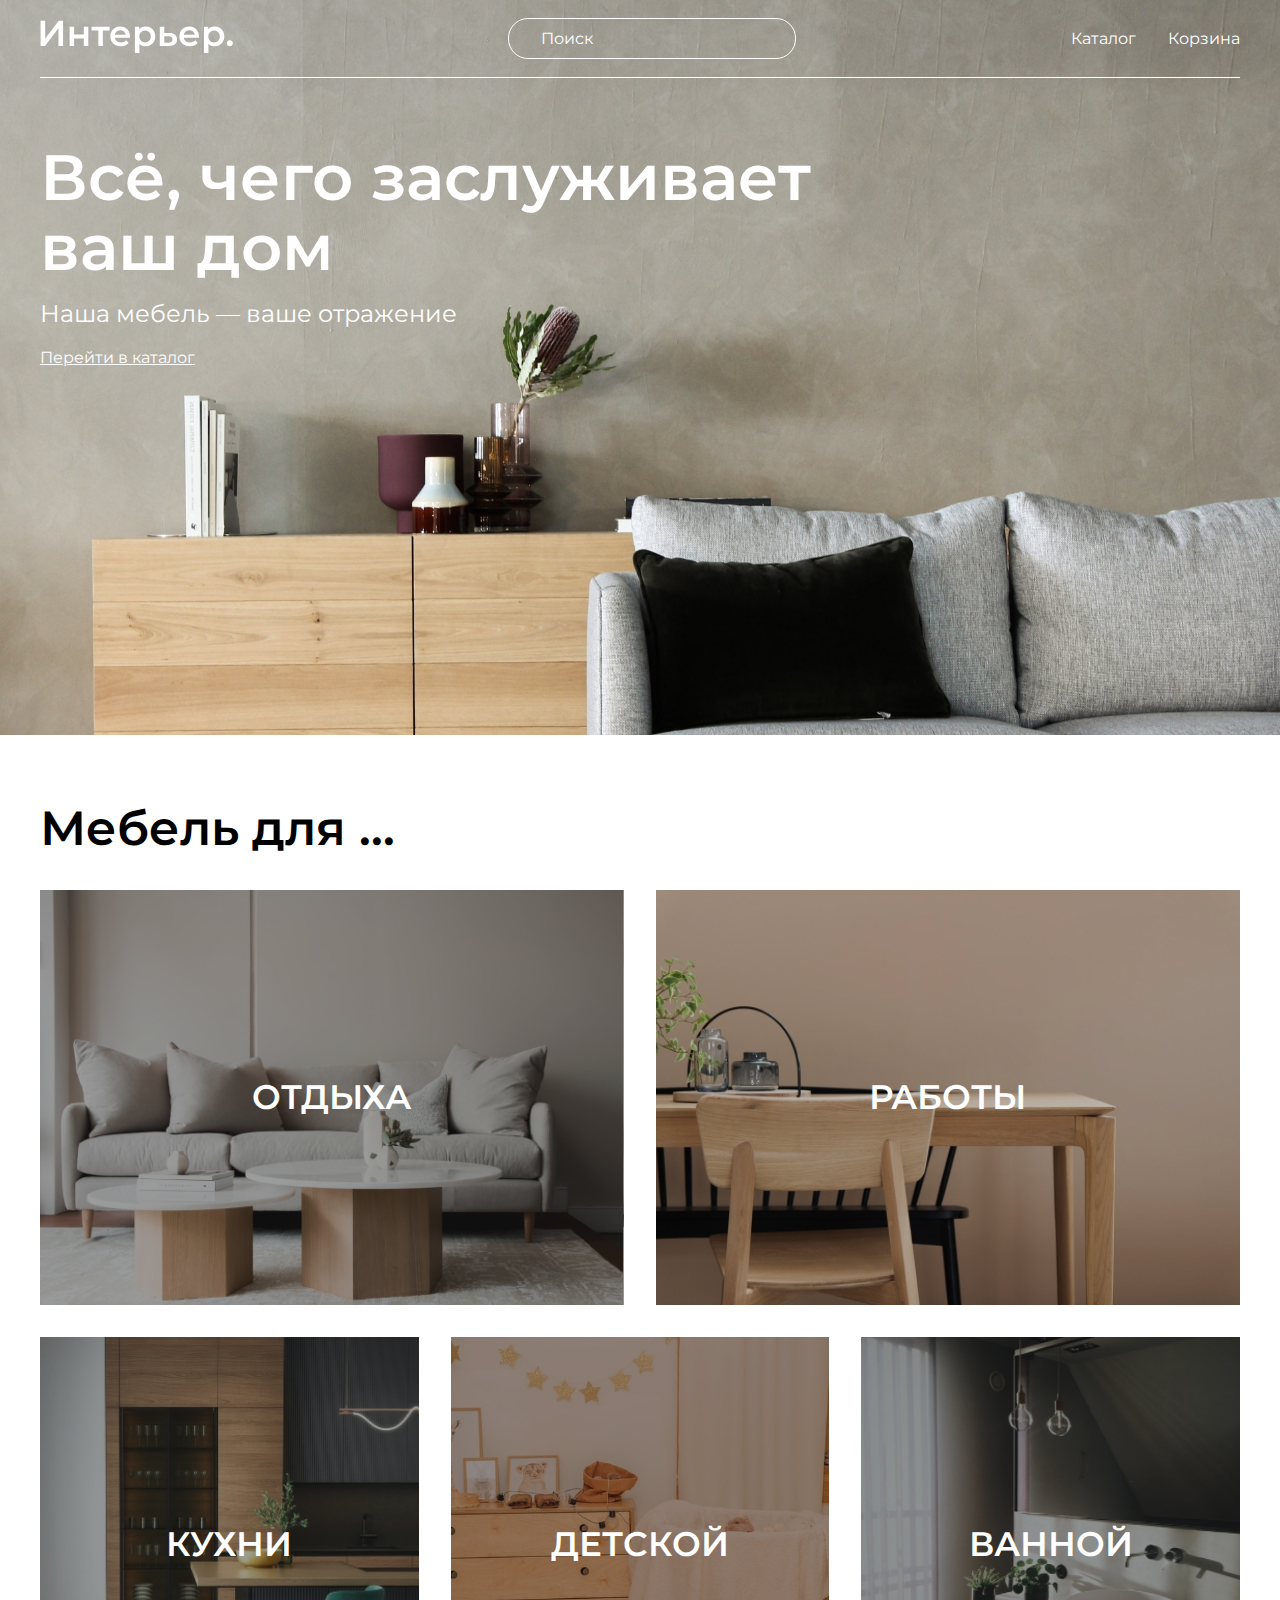
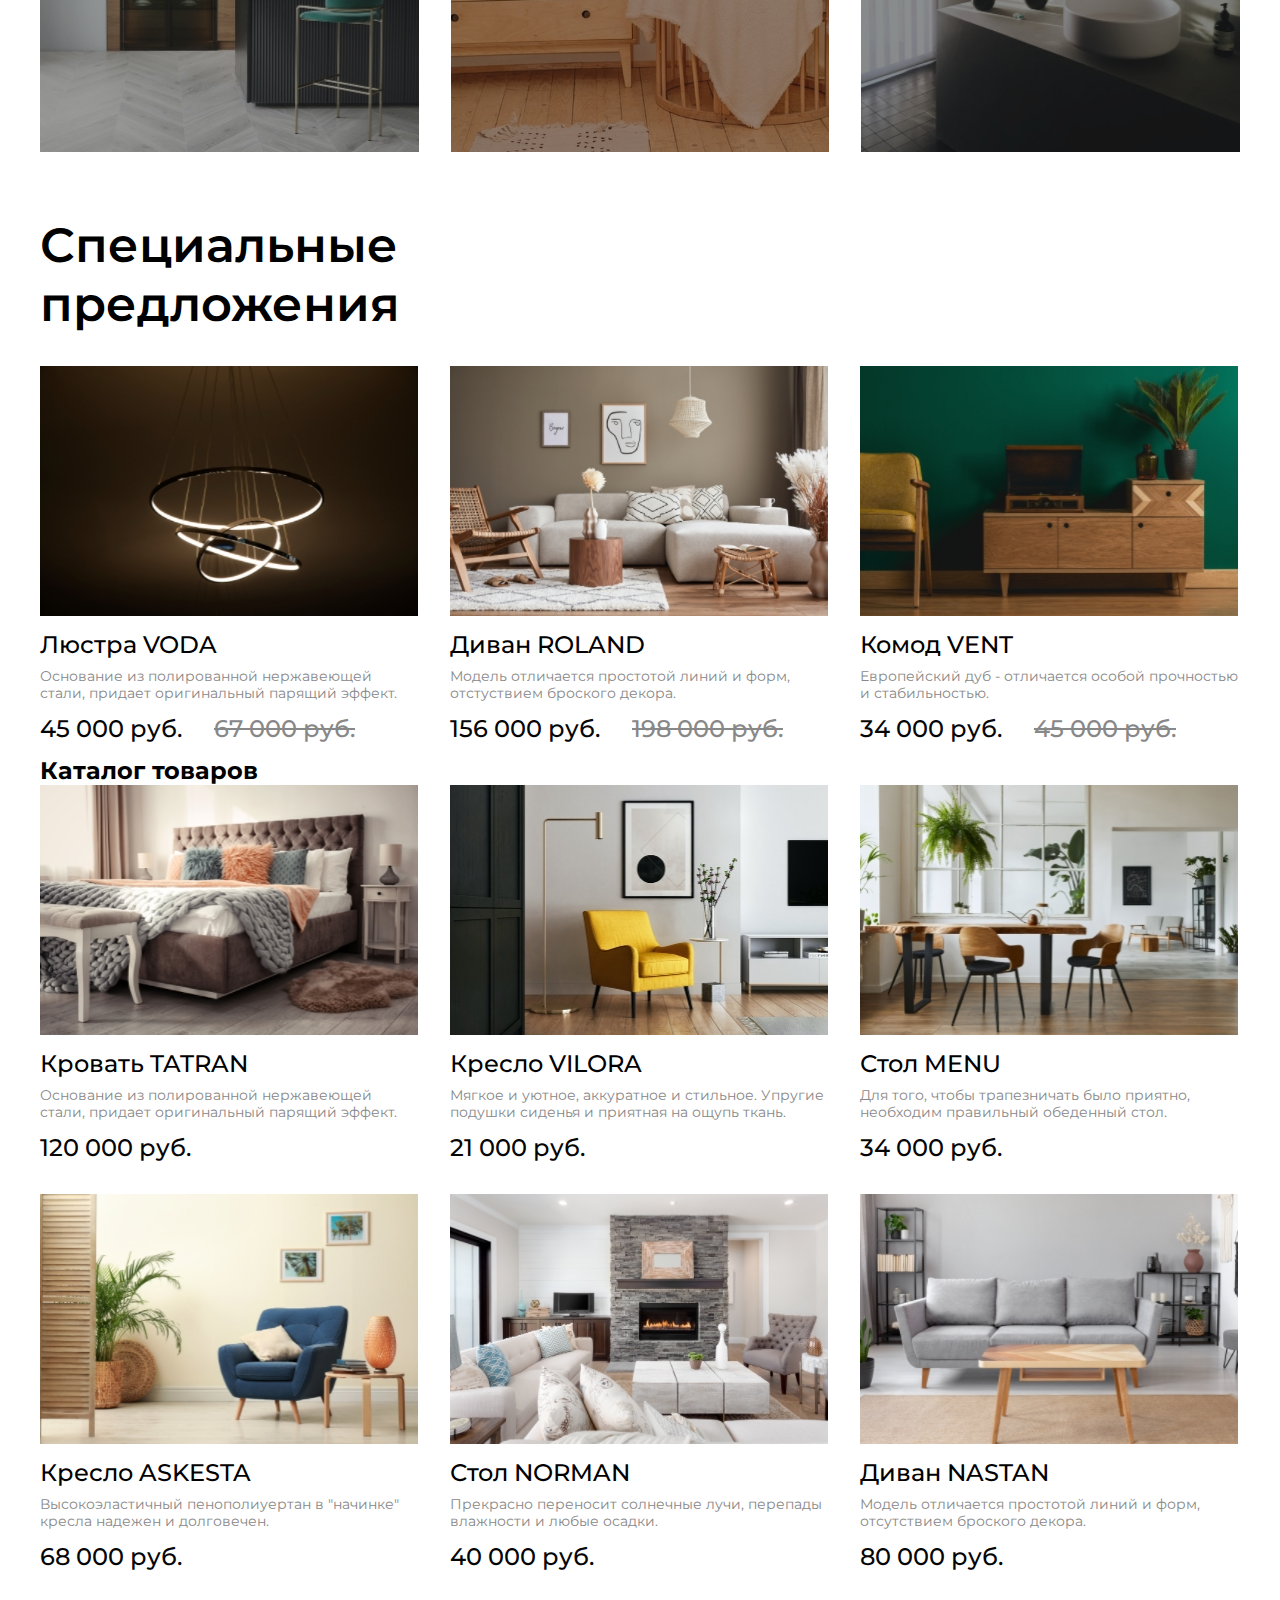
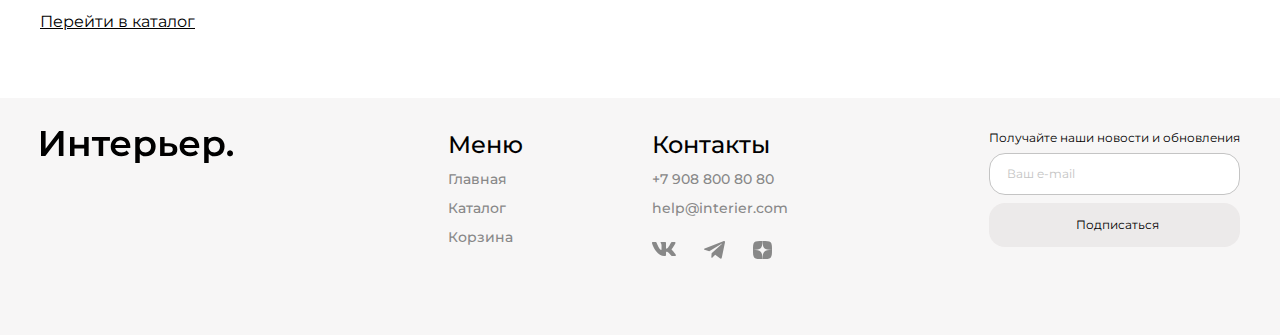
<file: index.html>
<!DOCTYPE html>
<html lang="en">
<head>
    <meta charset="UTF-8">
    <meta name="viewport" content="width=device-width, initial-scale=1.0">
    <title>Главная страница</title>
    <link rel="preconnect" href="https://fonts.googleapis.com">
    <link rel="preconnect" href="https://fonts.gstatic.com" crossorigin>
    <link href="https://fonts.googleapis.com/css2?family=Montserrat:wght@100..900&display=swap" rel="stylesheet">
    <link rel="stylesheet" href="style.css">    
</head>
<body>
    <div class="top center">
        <header class="header">
            <a class="logo" href="index.html"><img class="logo__img" src="./images/logo.svg" alt="Логотип"></a>
            <input placeholder="Поиск" class="header__input" type="text">
            <nav class="header__menu">
                <a class="header__link" href="catalog.html">Каталог</a>
                <a class="header__link header__link_cart" href="cart.html">Корзина</a>
                <div class="header__modal">
                    <div class="modal-box">
                        <article class="header__cart-item-1">
                            <div class="header__cart-product">
                                <img class="header__cart-img" src="images/menu.jpeg" alt="Деревянный стол на металлическом подстолье">
                                <div class="header__cart-info">
                                    <h3 class="header__cart-title">Стол MENU</h3> 
                                    <p class="header__cart-price">34 000 руб.</p>
                                    <nav class="header__cart-menu">
                                        <a class="header__cart-link" href="#">Избранные</a>
                                        <a class="header__cart-link" href="#">Удалить</a>
                                    </nav>
                                </div>
                                <input class="header__cart-input-1" type="number" value="1" min="1">
                            </div>
                        </article>
                        <article class="header__cart-item-2">
                            <div class="header__cart-product">
                                <img class="header__cart-img" src="images/nastan.jpeg" alt="Серый диван">
                                <div class="header__cart-info">
                                    <h3 class="header__cart-title">Диван NASTAN</h3>
                                    <p class="header__cart-price">80 000 руб.</p>
                                    <nav class="header__cart-menu">
                                        <a class="header__cart-link" href="#">Избранные</a>
                                        <a class="header__cart-link" href="#">Удалить</a>
                                    </nav>
                                </div>
                                <input class="header__cart-input-2" type="number" value="1" min="1">
                            </div>
                        </article>
                        <div class="header__confirm">
                            <p class="header__cart-check">Итого: </p><p class="header__cart-amount"> 114 000 руб.</p>
                            <button class="header__button">Оформить заказ</button>
                        </div>
                    </div>
                </div>
            </nav>
            <div class="menu-mobile">
                <a href="#"><img src="images/search-mobile.svg" alt="Поиск"></a>
                <a href="catalog.html"><img src="images/catalog-mobille.svg" alt="Каталог"></a>
                <a href="cart.html"><img src="images/cart-mobile.svg" alt="Корзина"></a>
            </div>  
        </header>
        <section class="title">
            <h1 class="title__text">Всё, чего заслуживает ваш дом</h1>
            <p class="title__slogan">Наша мебель — ваше отражение</p>
            <a class="title__link" href="catalog.html">Перейти в каталог</a>
        </section>
    </div>
    <section class="for-box center">
        <h2 class="heading">Мебель для ...</h2>
        <div class="for">
            <div class="for__item for__item_relax for__item_big">ОТДЫХА</div>
            <div class="for__item for__item_work for__item_big">РАБОТЫ</div>
            <div class="for__item for__item_kitchen">КУХНИ</div>
            <div class="for__item for__item_kids">ДЕТСКОЙ</div>
            <div class="for__item for__item_bathroom">ВАННОЙ</div>
        </div>
    </section>
    <div class="product product_special center">
        <section class="product__special-top">
            <h2 class="product__special-offer">Специальные предложения</h2>
            <div class="product__special-content">
                <article class="product-cards">
                    <div class="product__pictures">
                        <img class="product__img" src="images/voda.jpeg" alt="Светодиодная люстра с кольцами">
                        <div class="product__icons">
                            <img class="product__shadow" src="images/cart.svg" alt="Корзина">
                            <img class="product__shadow" src="images/favorite.svg" alt="Избранное">
                        </div>
                    </div>
                    <h3 class="product__name">Люстра VODA</h3>
                    <p class="product__description">Основание из полированной нержавеющей стали, придает оригинальный парящий эффект.</p>
                    <div class="product__special-prices">
                        <p class="product__special-new-price">45 000 руб.</p>
                        <p class="product__special-old-price">67 000 руб.</p>
                    </div>                 
                </article>
                <article class="product-cards">
                    <div class="product__pictures">
                        <img class="product__img" src="images/roland.jpeg" alt="Серый диван с оттоманкой">
                        <div class="product__icons">
                            <img class="product__shadow" src="images/cart.svg" alt="Корзина">
                            <img class="product__shadow" src="images/favorite.svg" alt="Избранное">
                        </div>
                    </div>
                    <h3 class="product__name">Диван ROLAND</h3>
                    <p class="product__description">Модель отличается простотой линий и форм, отстуствием броского декора.</p>
                    <div class="product__special-prices">
                        <p class="product__special-new-price">156 000 руб.</p>
                        <p class="product__special-old-price">198 000 руб.</p>
                    </div>
                </article>
                <article class="product-cards">
                    <div class="product__pictures">
                        <img class="product__img" src="images/vent.jpeg" alt="Дубовый комод на ножках">
                        <div class="product__icons">
                            <img class="product__shadow" src="images/cart.svg" alt="Корзина">
                            <img class="product__shadow" src="images/favorite.svg" alt="Избранное">
                        </div>
                    </div>
                    <h3 class="product__name">Комод VENT</h3>
                    <p class="product__description">Европейский дуб - отличается особой прочностью и стабильностью.</p>
                    <div class="product__special-prices">
                            <p class="product__special-new-price">34 000 руб.</p>
                            <p class="product__special-old-price">45 000 руб.</p>
                    </div>
                </article>    
            </div>
        </section>
    </div>
    <div class="catalog center">
        <section class="catalog-top">
            <h2 class="catalog__title">Каталог товаров</h2>
            <div class="product product-box">
                <article class="product-cards">
                    <div class="product__pictures">
                        <img class="product__img" src="images/tatran.jpeg" alt="Двухспальная кровать">
                        <div class="product__icons">
                            <img class="product__shadow" src="images/cart.svg" alt="Корзина">
                            <img class="product__shadow" src="images/favorite.svg" alt="Избранное">
                        </div>
                    </div>
                    <h3 class="product__name">Кровать TATRAN</h3>
                    <p class="product__description">Основание из полированной нержавеющей стали, придает оригинальный парящий эффект.</p>
                    <div class="product__catalog-prices">
                        <p class="product__catalog-price">120 000 руб.</p>
                    </div>                 
                </article>
                <article class="product-cards">
                    <div class="product__pictures">
                        <img class="product__img" src="images/vilora.jpeg" alt="Желтое кресло">
                        <div class="product__icons">
                            <img class="product__shadow" src="images/cart.svg" alt="Корзина">
                            <img class="product__shadow" src="images/favorite.svg" alt="Избранное">
                        </div>
                    </div>
                    <h3 class="product__name">Кресло VILORA</h3>
                    <p class="product__description">Мягкое и уютное, аккуратное и стильное. Упругие подушки сиденья и приятная на ощупь ткань.</p>
                    <div class="product__catalog-prices">
                        <p class="product__catalog-price">21 000 руб.</p>
                    </div>                 
                </article>
                <article class="product-cards">
                    <div class="product__pictures">
                        <img class="product__img" src="images/menu.jpeg" alt="Деревянный стол на металлическом подстолье">
                        <div class="product__icons">
                            <img class="product__shadow" src="images/cart.svg" alt="Корзина">
                            <img class="product__shadow" src="images/favorite.svg" alt="Избранное">
                        </div>
                    </div>
                    <h3 class="product__name">Стол MENU</h3>
                    <p class="product__description">Для того, чтобы трапезничать было приятно, необходим правильный обеденный стол.</p>
                    <div class="product__catalog-prices">
                        <p class="product__catalog-price">34 000 руб.</p>
                    </div>                 
                </article>
                <article class="product-cards">
                    <div class="product__pictures">
                        <img class="product__img" src="images/askesta.jpeg" alt="Синее кресло">
                        <div class="product__icons">
                            <img class="product__shadow" src="images/cart.svg" alt="Корзина">
                            <img class="product__shadow" src="images/favorite.svg" alt="Избранное">
                        </div>
                    </div>
                    <h3 class="product__name">Кресло ASKESTA</h3>
                    <p class="product__description">Высокоэластичный пенополиуертан в "начинке" кресла надежен и долговечен.</p>
                    <div class="product__catalog-prices">
                        <p class="product__catalog-price">68 000 руб.</p>
                    </div>                 
                </article>
                <article class="product-cards">
                    <div class="product__pictures">
                        <img class="product__img" src="images/norman.jpeg" alt="Светло-серый кофейный столик">
                        <div class="product__icons">
                            <img class="product__shadow" src="images/cart.svg" alt="Корзина">
                            <img class="product__shadow" src="images/favorite.svg" alt="Избранное">
                        </div>
                    </div>
                    <h3 class="product__name">Стол NORMAN</h3>
                    <p class="product__description">Прекрасно переносит солнечные лучи, перепады влажности и любые осадки.</p>
                    <div class="product__catalog-prices">
                        <p class="product__catalog-price">40 000 руб.</p>
                    </div>                 
                </article>
                <article class="product-cards">
                    <div class="product__pictures">
                        <img class="product__img" src="images/nastan.jpeg" alt="Серый диван">
                        <div class="product__icons">
                            <img class="product__shadow" src="images/cart.svg" alt="Корзина">
                            <img class="product__shadow" src="images/favorite.svg" alt="Избранное">
                        </div>
                    </div>
                    <h3 class="product__name">Диван NASTAN</h3>
                    <p class="product__description">Модель отличается простотой линий и форм, отсутствием броского декора.</p>
                    <div class="product__catalog-prices">
                        <p class="product__catalog-price">80 000 руб.</p>
                    </div>                 
                </article>
            </div>        
        </section>
    </div>
    <section class="catalog-actions go-catalog center">
        <a class="catalog-actions__link" href="catalog.html">Перейти в каталог</a>
    </section>
    <footer class="footer center">
        <a href="index.html"><img src="images/footer_logo.svg" alt="Интерьер." class="footer__logo"></a>
        <div class="footer__content">
            <div class="footer__info">
                <nav class="footer__item">
                    <h4 class="footer__menu">Меню</h4>
                    <a class="footer__link" href="index.html">Главная</a>
                    <a class="footer__link" href="catalog.html">Каталог</a>
                    <a class="footer__link" href="cart.html">Корзина</a>
                </nav>
                <div class="footer__item">
                    <h4 class="footer__contacts">Контакты</h4>
                    <a class="footer__link" href="tel:+79088008080">+7 908 800 80 80</a>
                    <a class="footer__link" href="mailto:help@interier.com">help@interier.com</a>                
                    <div class="footer__icons">
                        <nav class="footer__icon">
                            <a href="https://vk.com/"><svg class="footer__svg" width="24.000488" height="14.000000" viewBox="0 0 24.0005 14" fill="none" xmlns="http://www.w3.org/2000/svg" xmlns:xlink="http://www.w3.org/1999/xlink">
                                <desc>
                                        Created with Pixso.
                                </desc>
                                <defs/>
                                <path id="Vector" d="M23.45 0.94C23.61 0.4 23.45 0 22.65 0L20.03 0C19.36 0 19.05 0.34 18.88 0.72C18.88 0.72 17.55 3.92 15.66 6C15.04 6.6 14.77 6.79 14.43 6.79C14.27 6.79 14.01 6.6 14.01 6.05L14.01 0.94C14.01 0.29 13.83 0 13.27 0L9.15 0C8.73 0 8.48 0.3 8.48 0.59C8.48 1.21 9.42 1.35 9.52 3.1L9.52 6.9C9.52 7.73 9.37 7.88 9.03 7.88C8.14 7.88 5.98 4.67 4.69 1C4.44 0.28 4.19 0 3.52 0L0.9 0C0.15 0 0 0.34 0 0.72C0 1.41 0.89 4.79 4.14 9.28C6.31 12.34 9.37 14 12.15 14C13.82 14 14.02 13.63 14.02 12.99L14.02 10.68C14.02 9.94 14.18 9.79 14.71 9.79C15.1 9.79 15.77 9.99 17.33 11.46C19.11 13.21 19.4 14 20.4 14L23.03 14C23.78 14 24.15 13.63 23.93 12.9C23.7 12.18 22.85 11.12 21.72 9.88C21.11 9.17 20.19 8.4 19.91 8.02C19.52 7.53 19.63 7.31 19.91 6.87C19.91 6.87 23.11 2.45 23.44 0.94L23.45 0.94Z" fill="#888888" fill-opacity="1.000000" fill-rule="evenodd"/>
                            </svg>
                            </a>
                            <a href="https://web.telegram.org/k/"><svg class="footer__svg" width="21.000000" height="17.675659" viewBox="0 0 21 17.6757" fill="none" xmlns="http://www.w3.org/2000/svg" xmlns:xlink="http://www.w3.org/1999/xlink">
                                <desc>
                                        Created with Pixso.
                                </desc>
                                <defs/>
                                <path id="Vector" d="M19.29 0.2L0.69 7.41C-0.06 7.74 -0.32 8.42 0.5 8.78L5.28 10.31L16.82 3.14C17.45 2.69 18.09 2.81 17.54 3.3L7.63 12.32L7.31 16.14C7.6 16.73 8.13 16.73 8.47 16.44L11.21 13.83L15.91 17.37C17 18.02 17.59 17.6 17.83 16.41L20.91 1.74C21.23 0.28 20.68 -0.37 19.29 0.2Z" fill="#888888" fill-opacity="1.000000" fill-rule="nonzero"/>
                            </svg>
                            </a>
                            <a href="https://dzen.ru/"><svg class="footer__svg" width="19.000000" height="18.000000" viewBox="0 0 19 18" fill="none" xmlns="http://www.w3.org/2000/svg" xmlns:xlink="http://www.w3.org/1999/xlink">
                                <desc>
                                        Created with Pixso.
                                </desc>
                                <defs/>
                                <path id="Vector" d="M11.33 10.73C9.83 12.19 9.73 14.01 9.6 18C13.52 18 16.23 17.98 17.62 16.7C18.98 15.37 19 12.68 19 9.09C14.79 9.22 12.87 9.32 11.33 10.73ZM0 9.09C0 12.68 0.01 15.37 1.37 16.7C2.76 17.98 5.47 18 9.39 18C9.26 14.01 9.16 12.19 7.66 10.73C6.12 9.32 4.2 9.21 0 9.09ZM9.39 0C5.48 0 2.76 0.01 1.37 1.29C0.01 2.62 0 5.31 0 8.9C4.2 8.77 6.12 8.67 7.66 7.26C9.16 5.8 9.26 3.98 9.39 0ZM11.33 7.26C9.83 5.8 9.73 3.98 9.6 0C13.52 0 16.23 0.01 17.62 1.29C18.98 2.62 19 5.31 19 8.9C14.79 8.77 12.87 8.67 11.33 7.26Z" fill="#888888" fill-opacity="1.000000" fill-rule="nonzero"/>
                            </svg>
                            </a>
                        </nav>
                    </div>                          
                </div>
            </div>                      
            <form class="footer__item-subscribe">
                <p class="footer__news">Получайте наши новости и обновления</p>
                <input placeholder="Ваш e-mail" class="footer__input" type="email">
                <button class="footer__button">Подписаться</button>
            </form>
        </div>
    </footer>
</body>
</html>
</file>
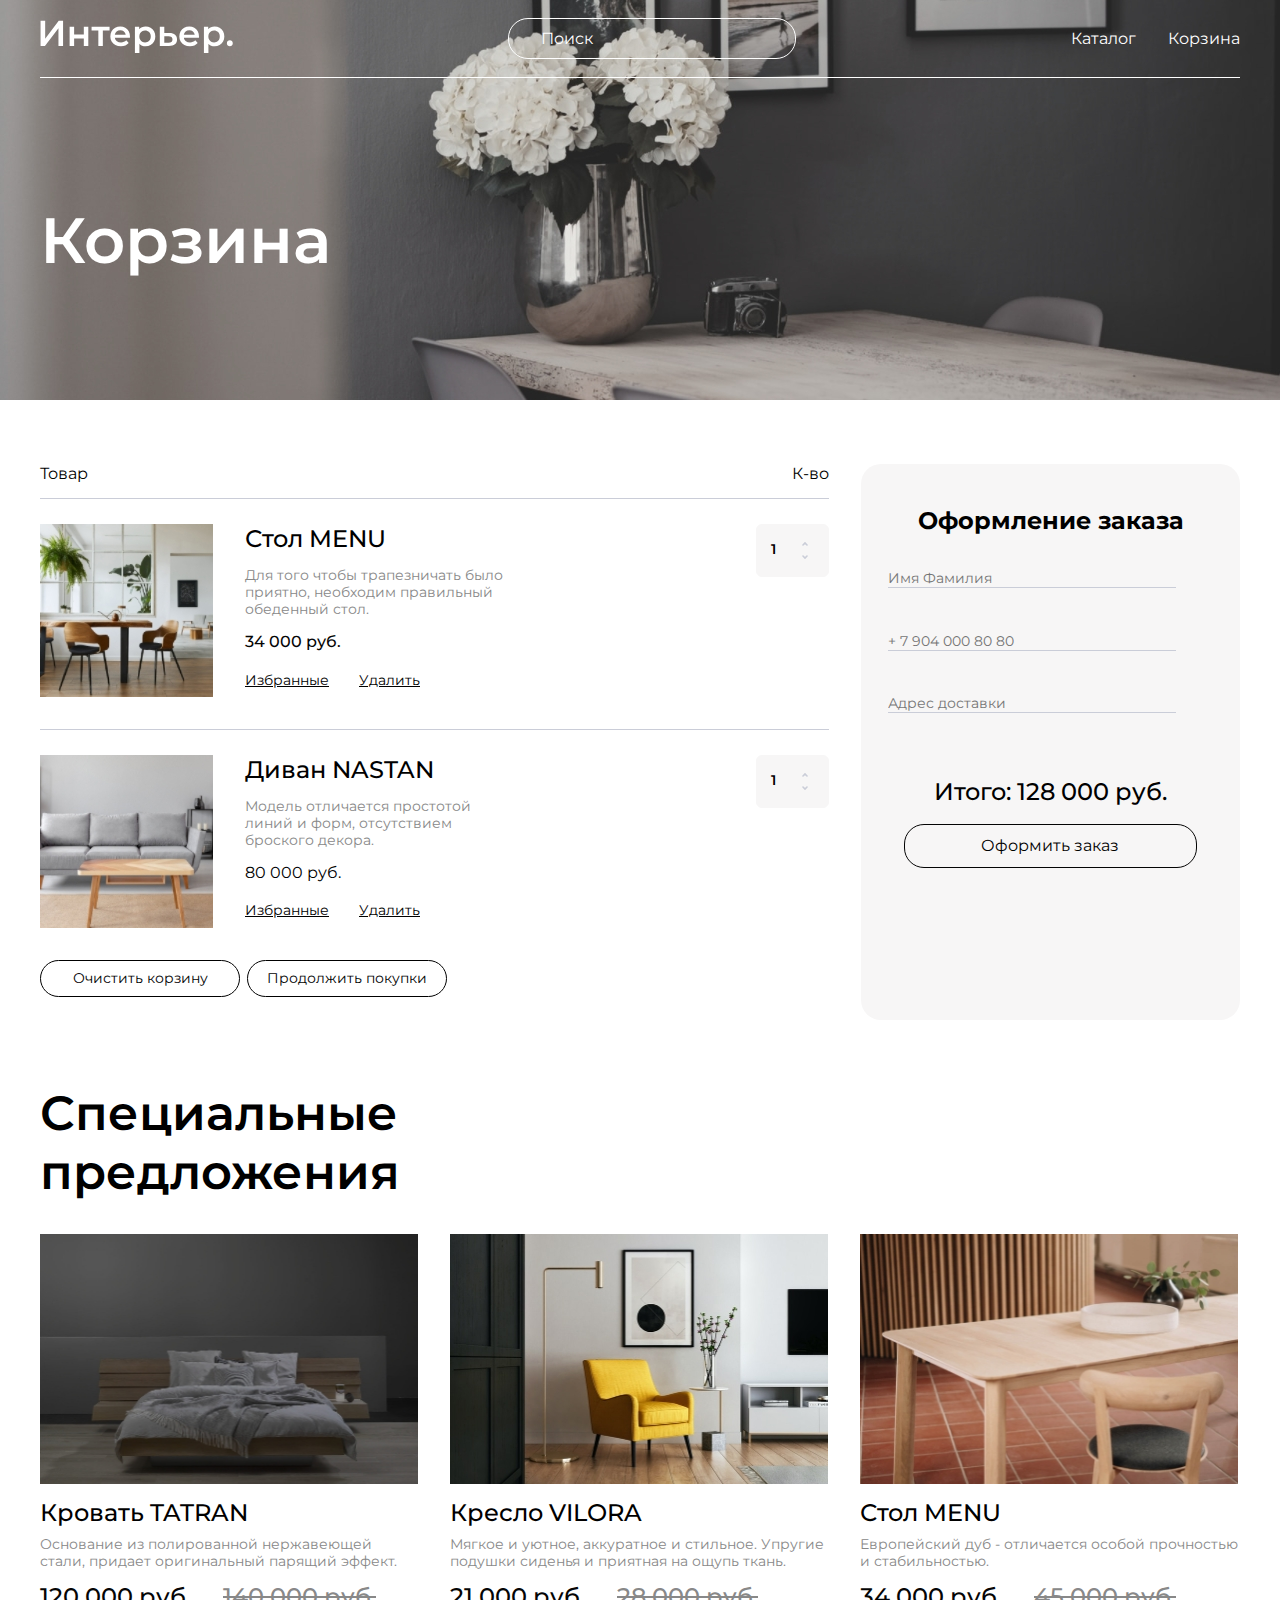
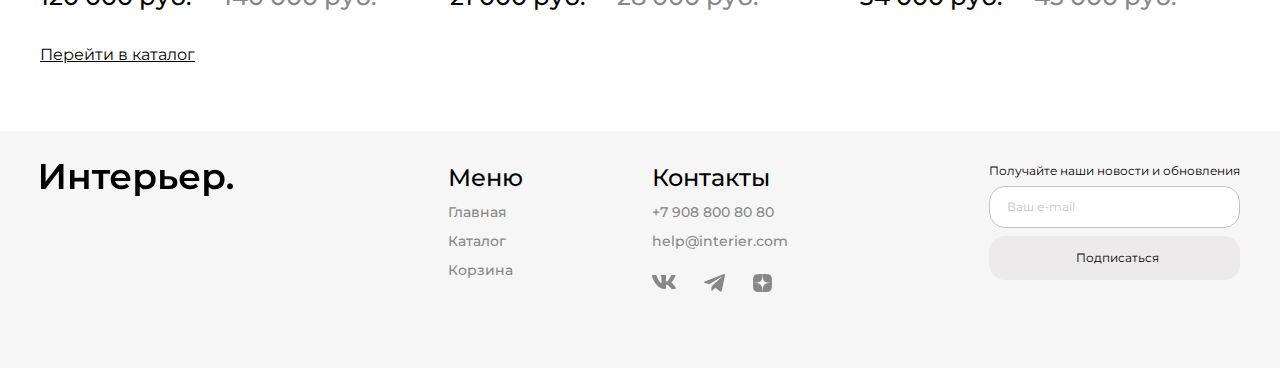
<file: cart.html>
<!DOCTYPE html>
<html lang="en">

<head>
    <meta charset="UTF-8">
    <meta name="viewport" content="width=device-width, initial-scale=1.0">
    <title>Корзина</title>
    <link rel="preconnect" href="https://fonts.googleapis.com">
    <link rel="preconnect" href="https://fonts.gstatic.com" crossorigin>
    <link href="https://fonts.googleapis.com/css2?family=Montserrat:wght@100..900&display=swap" rel="stylesheet">
    <link rel="stylesheet" href="style.css">
</head>

<body>
    <div class="top-cart center">
        <header class="header">
            <a class="logo" href="index.html"><img class="logo__img" src="./images/logo.svg" alt="Логотип"></a>
            <input placeholder="Поиск" class="header__input" type="text">
            <nav class="header__menu">
                <a class="header__link" href="catalog.html">Каталог</a>
                <a class="header__link" href="cart.html">Корзина</a>
            </nav>
            <div class="menu-mobile">
                <a href="#"><img src="images/search-mobile.svg" alt="Поиск"></a>
                <a href="catalog.html"><img src="images/catalog-mobille.svg" alt="Каталог"></a>
                <a href="cart.html"><img src="images/cart-mobile.svg" alt="Корзина"></a>
            </div>
        </header>
        <h1 class="title-cart">Корзина</h1>
    </div>
    <div class="cart center">
        <div class="cart__content">
            <div class="cart__name-box">
                <p>Товар</p>
                <p>К-во</p>
            </div>
            <div class="cart__item">
                <div class="cart__product">
                    <img class="cart__img" src="images/cart-menu.jpeg" alt="Деревянный стол на металлическом подстолье">
                    <div class="cart__info">
                        <h4 class="cart__info cart__info_title">Стол MENU</h4>
                        <p class="cart__info cart__info_description">Для того чтобы трапезничать было приятно, необходим
                            правильный обеденный стол.</p>
                        <p class="cart__info cart__info_price">34 000 руб.</p>
                        <div class="cart__link-box">
                            <a class="cart__link" href="#">Избранные</a>
                            <a class="cart__link" href="#">Удалить</a>
                        </div>
                    </div>
                </div>
                <input class="cart__item cart__item_amount" type="number" value="1" min="1">
            </div>
            <div class="cart__item">
                <div class="cart__product">
                    <img class="cart__img" src="images/cart-nastan.jpeg" alt="Серый диван">
                    <div class="cart__info">
                        <h4 class="cart__info cart__info_title">Диван NASTAN</h4>
                        <p class="cart__info cart__info_description">Модель отличается простотой линий и форм,
                            отсутствием броского декора.</p>
                        <p>80 000 руб.</p>
                        <div class="cart__link-box">
                            <a class="cart__link href=" #">Избранные</a>
                            <a class="cart__link href=" #">Удалить</a>
                        </div>
                    </div>
                </div>
                <input class="cart__item cart__item_amount" type="number" value="1" min="1">
            </div>
            <div class="cart__button-box">
                <button class="cart__clear" href="#">Очистить корзину</button>
                <button class="cart__continue" href="catalog.html">Продолжить покупки</button>
            </div>
        </div>
        <div class="cart__form">
            <h3 class="cart__title-order">Оформление заказа</h3>
            <div class="cart__user-box">
                <input class="cart__user" placeholder="Имя Фамилия" type="text">
                <input class="cart__user" placeholder="+ 7 904 000 80 80" type="text">
                <input class="cart__user" placeholder="Адрес доставки" type="text">
            </div>
            <p class="cart__total">Итого: 128 000 руб.</p>
            <button class="cart__button">Оформить заказ</button>
        </div>
    </div>
    <div class="product product_special center">
        <section class="product__special-top">
            <h2 class="product__special-offer">Специальные предложения</h2>
            <div class="product__special-content">
                <article class="product-cards">
                    <div class="product__pictures">
                        <img class="product__img" src="images/cart-offer-1.jpeg" alt="Двухспальная кровать">
                        <div class="product__icons">
                            <img class="product__shadow" src="images/cart.svg" alt="Корзина">
                            <img class="product__shadow" src="images/favorite.svg" alt="Избранное">
                        </div>
                    </div>
                    <h3 class="product__name">Кровать TATRAN</h3>
                    <p class="product__description">Основание из полированной нержавеющей стали, придает оригинальный
                        парящий эффект.</p>
                    <div class="product__special-prices">
                        <p class="product__special-new-price">120 000 руб.</p>
                        <p class="product__special-old-price">140 000 руб.</p>
                    </div>
                </article>
                <article class="product-cards">
                    <div class="product__pictures">
                        <img class="product__img" src="images/cart-offer-2.jpeg" alt="Желтое кресло">
                        <div class="product__icons">
                            <img class="product__shadow" src="images/cart.svg" alt="Корзина">
                            <img class="product__shadow" src="images/favorite.svg" alt="Избранное">
                        </div>
                    </div>
                    <h3 class="product__name">Кресло VILORA</h3>
                    <p class="product__description">Мягкое и уютное, аккуратное и стильное. Упругие подушки сиденья и
                        приятная на ощупь ткань.</p>
                    <div class="product__special-prices">
                        <p class="product__special-new-price">21 000 руб.</p>
                        <p class="product__special-old-price">28 000 руб.</p>
                    </div>
                </article>
                <article class="product-cards">
                    <div class="product__pictures">
                        <img class="product__img" src="images/cart-offer-3.jpeg" alt="Дубовый стол">
                        <div class="product__icons">
                            <img class="product__shadow" src="images/cart.svg" alt="Корзина">
                            <img class="product__shadow" src="images/favorite.svg" alt="Избранное">
                        </div>
                    </div>
                    <h3 class="product__name">Стол MENU</h3>
                    <p class="product__description">Европейский дуб - отличается особой прочностью и стабильностью.</p>
                    <div class="product__special-prices">
                        <p class="product__special-new-price">34 000 руб.</p>
                        <p class="product__special-old-price">45 000 руб.</p>
                    </div>
                </article>
            </div>
        </section>
    </div>
    <section class="catalog-actions center">
        <a class="catalog-actions__link" href="catalog.html">Перейти в каталог</a>
    </section>
    <footer class="footer center">
        <a href="index.html"><img src="images/footer_logo.svg" alt="Интерьер." class="footer__logo"></a>
        <div class="footer__content">
            <div class="footer__info">
                <nav class="footer__item">
                    <h4 class="footer__menu">Меню</h4>
                    <a class="footer__link" href="index.html">Главная</a>
                    <a class="footer__link" href="catalog.html">Каталог</a>
                    <a class="footer__link" href="cart.html">Корзина</a>
                </nav>
                <div class="footer__item">
                    <h4 class="footer__contacts">Контакты</h4>
                    <a class="footer__link" href="tel:+7 908 800 80 80">+7 908 800 80 80</a>
                    <a class="footer__link" href="mailto:help@interier.com">help@interier.com</a>
                    <div class="footer__icons">
                        <nav class="footer__icon">
                            <a href="https://vk.com/"><svg class="footer__svg" width="24.000488" height="14.000000" viewBox="0 0 24.0005 14" fill="none" xmlns="http://www.w3.org/2000/svg" xmlns:xlink="http://www.w3.org/1999/xlink">
                                <desc>
                                        Created with Pixso.
                                </desc>
                                <defs/>
                                <path id="Vector" d="M23.45 0.94C23.61 0.4 23.45 0 22.65 0L20.03 0C19.36 0 19.05 0.34 18.88 0.72C18.88 0.72 17.55 3.92 15.66 6C15.04 6.6 14.77 6.79 14.43 6.79C14.27 6.79 14.01 6.6 14.01 6.05L14.01 0.94C14.01 0.29 13.83 0 13.27 0L9.15 0C8.73 0 8.48 0.3 8.48 0.59C8.48 1.21 9.42 1.35 9.52 3.1L9.52 6.9C9.52 7.73 9.37 7.88 9.03 7.88C8.14 7.88 5.98 4.67 4.69 1C4.44 0.28 4.19 0 3.52 0L0.9 0C0.15 0 0 0.34 0 0.72C0 1.41 0.89 4.79 4.14 9.28C6.31 12.34 9.37 14 12.15 14C13.82 14 14.02 13.63 14.02 12.99L14.02 10.68C14.02 9.94 14.18 9.79 14.71 9.79C15.1 9.79 15.77 9.99 17.33 11.46C19.11 13.21 19.4 14 20.4 14L23.03 14C23.78 14 24.15 13.63 23.93 12.9C23.7 12.18 22.85 11.12 21.72 9.88C21.11 9.17 20.19 8.4 19.91 8.02C19.52 7.53 19.63 7.31 19.91 6.87C19.91 6.87 23.11 2.45 23.44 0.94L23.45 0.94Z" fill="#888888" fill-opacity="1.000000" fill-rule="evenodd"/>
                            </svg>
                            </a>
                            <a href="https://web.telegram.org/k/"><svg class="footer__svg" width="21.000000" height="17.675659" viewBox="0 0 21 17.6757" fill="none" xmlns="http://www.w3.org/2000/svg" xmlns:xlink="http://www.w3.org/1999/xlink">
                                <desc>
                                        Created with Pixso.
                                </desc>
                                <defs/>
                                <path id="Vector" d="M19.29 0.2L0.69 7.41C-0.06 7.74 -0.32 8.42 0.5 8.78L5.28 10.31L16.82 3.14C17.45 2.69 18.09 2.81 17.54 3.3L7.63 12.32L7.31 16.14C7.6 16.73 8.13 16.73 8.47 16.44L11.21 13.83L15.91 17.37C17 18.02 17.59 17.6 17.83 16.41L20.91 1.74C21.23 0.28 20.68 -0.37 19.29 0.2Z" fill="#888888" fill-opacity="1.000000" fill-rule="nonzero"/>
                            </svg>
                            </a>
                            <a href="https://dzen.ru/"><svg class="footer__svg" width="19.000000" height="18.000000" viewBox="0 0 19 18" fill="none" xmlns="http://www.w3.org/2000/svg" xmlns:xlink="http://www.w3.org/1999/xlink">
                                <desc>
                                        Created with Pixso.
                                </desc>
                                <defs/>
                                <path id="Vector" d="M11.33 10.73C9.83 12.19 9.73 14.01 9.6 18C13.52 18 16.23 17.98 17.62 16.7C18.98 15.37 19 12.68 19 9.09C14.79 9.22 12.87 9.32 11.33 10.73ZM0 9.09C0 12.68 0.01 15.37 1.37 16.7C2.76 17.98 5.47 18 9.39 18C9.26 14.01 9.16 12.19 7.66 10.73C6.12 9.32 4.2 9.21 0 9.09ZM9.39 0C5.48 0 2.76 0.01 1.37 1.29C0.01 2.62 0 5.31 0 8.9C4.2 8.77 6.12 8.67 7.66 7.26C9.16 5.8 9.26 3.98 9.39 0ZM11.33 7.26C9.83 5.8 9.73 3.98 9.6 0C13.52 0 16.23 0.01 17.62 1.29C18.98 2.62 19 5.31 19 8.9C14.79 8.77 12.87 8.67 11.33 7.26Z" fill="#888888" fill-opacity="1.000000" fill-rule="nonzero"/>
                            </svg>
                            </a>
                        </nav>
                    </div>
                </div>
            </div>
            <form action="" class="footer__item-subscribe">
                <p class="footer__news">Получайте наши новости и обновления</p>
                <input placeholder="Ваш e-mail" class="footer__input" type="email" name="" id="">
                <button class="footer__button">Подписаться</button>
            </form>
        </div>
    </footer>
</body>

</html>
</file>
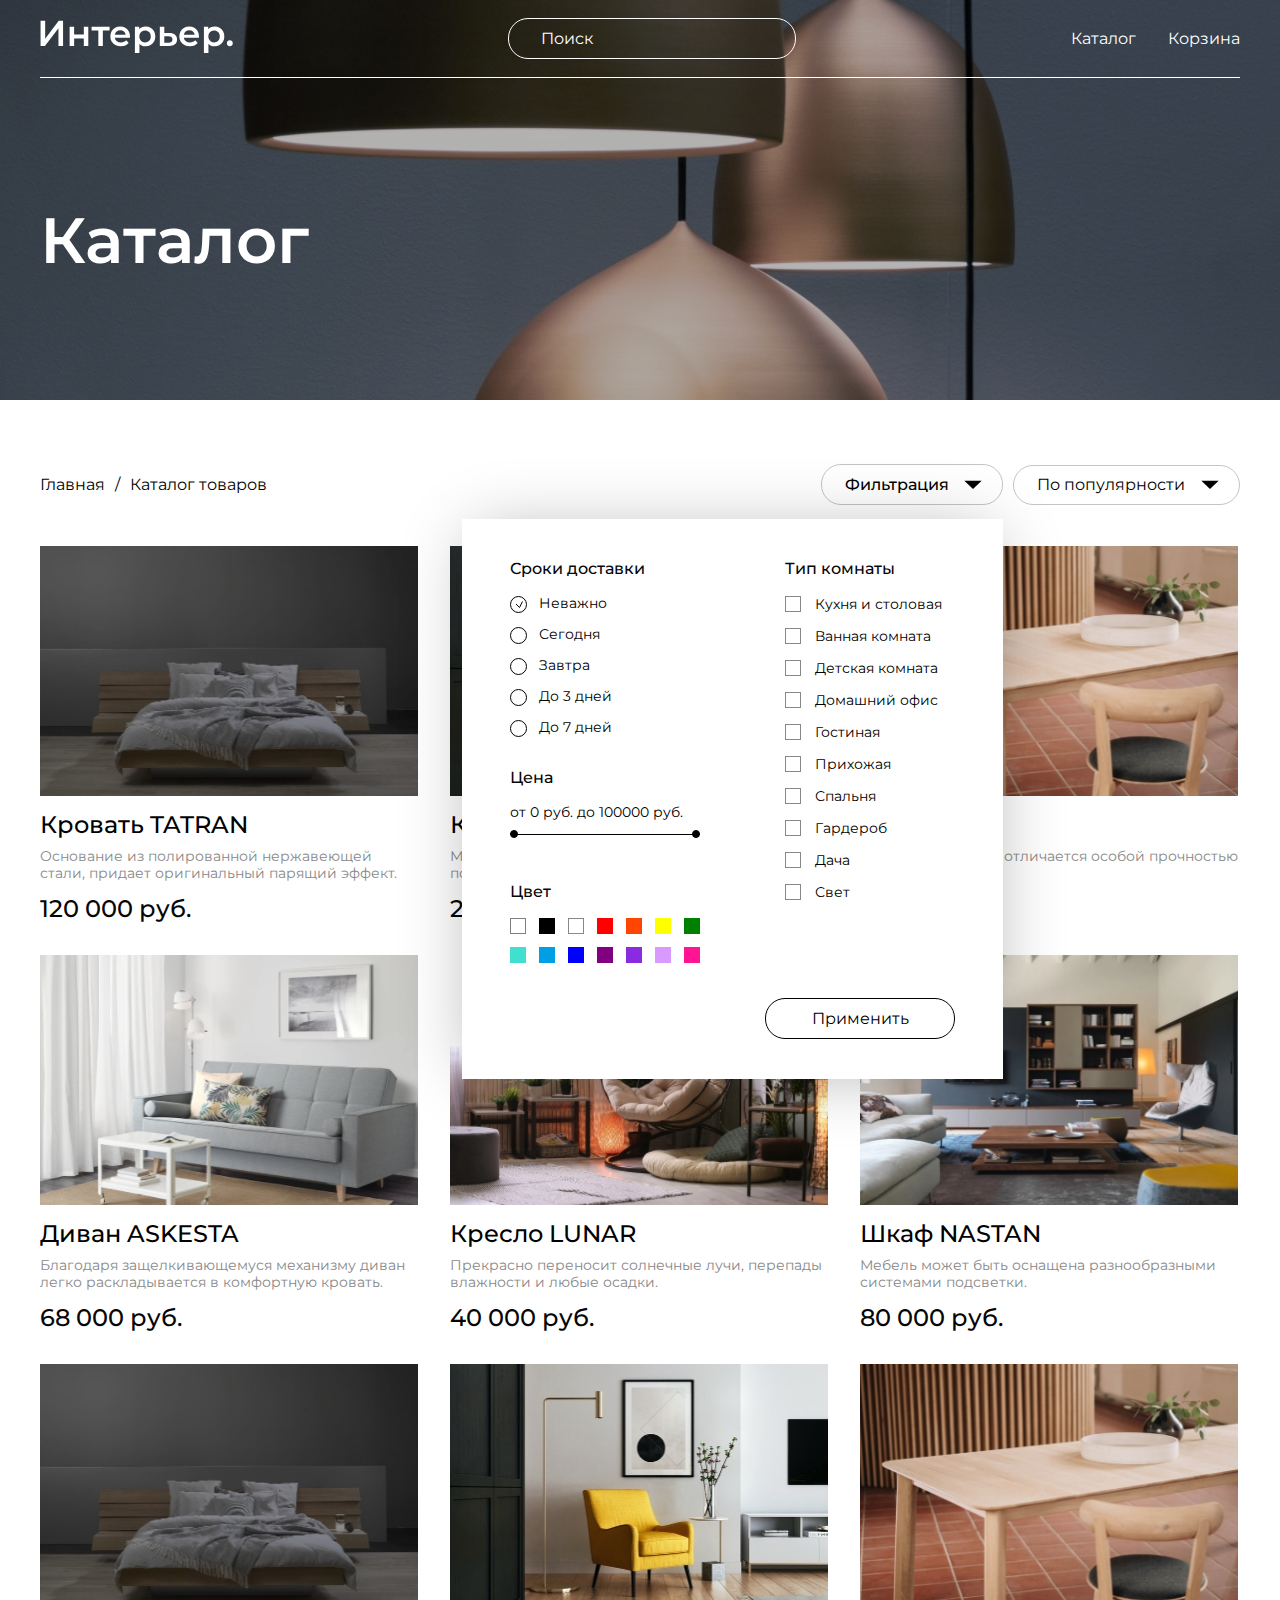
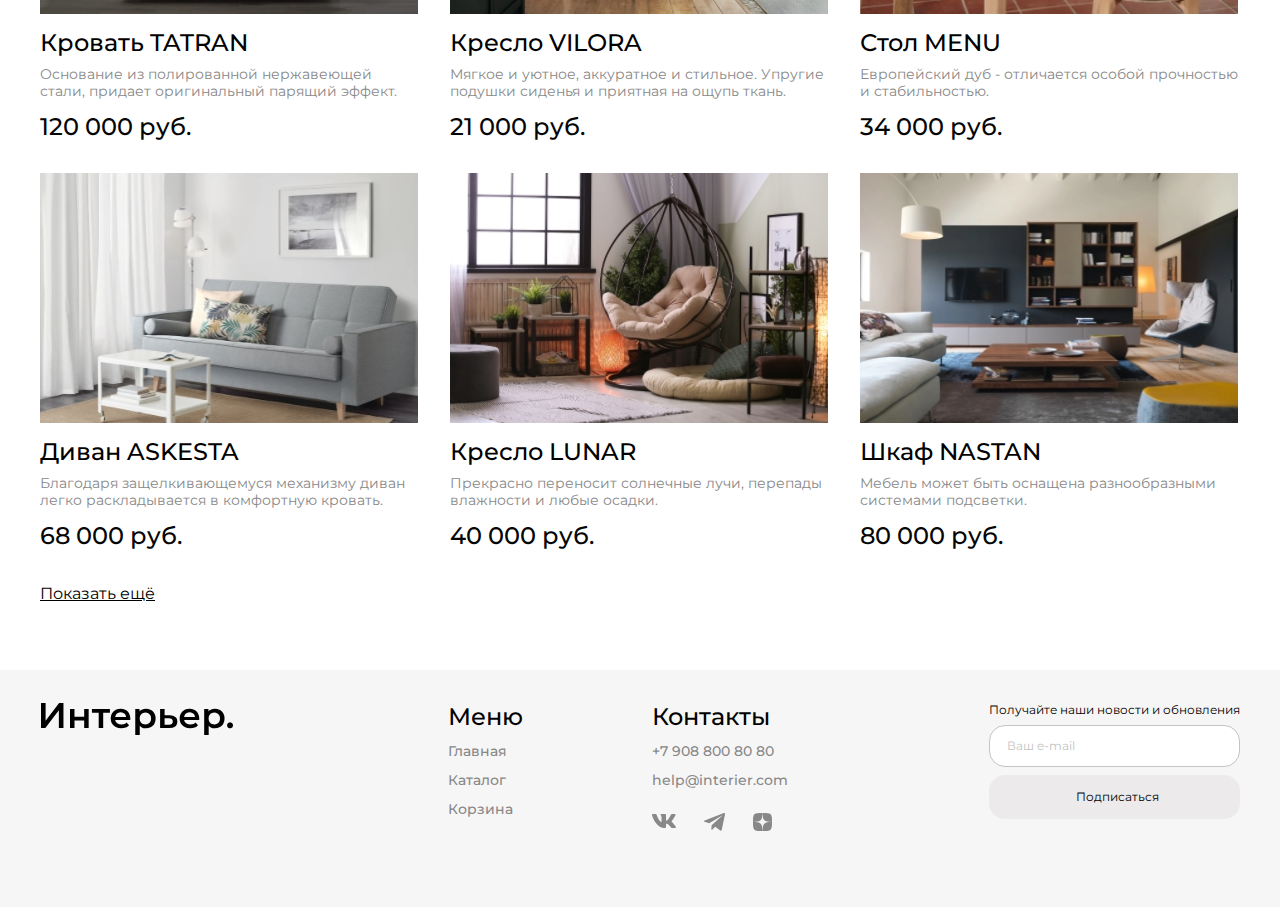
<file: catalog.html>
<!DOCTYPE html>
<html lang="en">

<head>
    <meta charset="UTF-8">
    <meta name="viewport" content="width=device-width, initial-scale=1.0">
    <title>Каталог</title>
    <link rel="preconnect" href="https://fonts.googleapis.com">
    <link rel="preconnect" href="https://fonts.gstatic.com" crossorigin>
    <link href="https://fonts.googleapis.com/css2?family=Montserrat:wght@100..900&display=swap" rel="stylesheet">
    <link rel="stylesheet" href="style.css">
</head>

<body>
    <div class="top top_catalog center">
        <header class="header">
            <a class="logo" href="index.html"><img class="logo__img" src="./images/logo.svg" alt="Логотип"></a>
            <input placeholder="Поиск" class="header__input" type="text">
            <nav class="header__menu">
                <a class="header__link" href="catalog.html">Каталог</a>
                <a class="header__link header__link_cart" href="cart.html">Корзина</a>
                <div class="header__modal">
                    <div class="modal-box">
                        <article class="header__cart-item-1">
                            <div class="header__cart-product">
                                <img class="header__cart-img" src="images/menu.jpeg" alt="Деревянный стол на металлическом подстолье">
                                <div class="header__cart-info">
                                    <h3 class="header__cart-title">Стол MENU</h3> 
                                    <p class="header__cart-price">34 000 руб.</p>
                                    <nav class="header__cart-menu">
                                        <a class="header__cart-link" href="#">Избранные</a>
                                        <a class="header__cart-link" href="#">Удалить</a>
                                    </nav>
                                </div>
                                <input class="header__cart-input-1" type="number" value="1" min="1">
                            </div>
                        </article>
                        <article class="header__cart-item-2">
                            <div class="header__cart-product">
                                <img class="header__cart-img" src="images/nastan.jpeg" alt="Серый диван">
                                <div class="header__cart-info">
                                    <h3 class="header__cart-title">Диван NASTAN</h3>
                                    <p class="header__cart-price">80 000 руб.</p>
                                    <nav class="header__cart-menu">
                                        <a class="header__cart-link" href="#">Избранные</a>
                                        <a class="header__cart-link" href="#">Удалить</a>
                                    </nav>
                                </div>
                                <input class="header__cart-input-2" type="number" value="1" min="1">
                            </div>
                        </article>
                        <div class="header__confirm">
                            <p class="header__cart-check">Итого: </p><p class="header__cart-amount"> 114 000 руб.</p>
                            <button class="header__button">Оформить заказ</button>
                        </div>
                    </div>
                </div>
            </nav>
            <div class="menu-mobile">
                <a href="#"><img src="images/search-mobile.svg" alt="Поиск"></a>
                <a href="catalog.html"><img src="images/catalog-mobille.svg" alt="Каталог"></a>
                <a href="cart.html"><img src="images/cart-mobile.svg" alt="Корзина"></a>
            </div> 
        </header>
        <section class="title">
            <h1 class="title__text title__text_catalog">Каталог</h1>
        </section>
    </div>
    <div class="menu-box center">
        <section class="menu">
            <nav class="menu__navigation">
                <a class="menu__link" href="index.html">Главная</a>
                <p class="menu__link">/</p>
                <a class="menu__link" href="style.css">Каталог товаров</a>
            </nav>
            <div class="filter">
                <div class="filter-button-wrapper">
                    <button class="button filter-button">Фильтрация</button>
                    <form class="filter__form" method="get">
                        <div class="filter__content">
                            <fieldset class="filter__fieldset">
                                <legend class="filter__legend">Сроки доставки</legend>
                                <div class="filter__delivery">
                                    <div class="radio-box">
                                        <input class="radio-box__input" id="no-matter" type="radio" name="delivery-time"
                                            value="no-matter" checked>
                                        <label class="radio-box__label" for="no-matter">Неважно</label>
                                    </div>
                                    <div class="radio-box">
                                        <input class="radio-box__input" id="today" type="radio" name="delivery-time"
                                            value="today">
                                        <label class="radio-box__label" for="today">Сегодня</label>
                                    </div>
                                    <div class="radio-box">
                                        <input class="radio-box__input" id="tomorrow" type="radio" name="delivery-time"
                                            value="tomorrow">
                                        <label class="radio-box__label" for="tomorrow">Завтра</label>
                                    </div>
                                    <div class="radio-box">
                                        <input class="radio-box__input" id="3-days" type="radio" name="delivery-time"
                                            value="3-days">
                                        <label class="radio-box__label" for="3-days">До 3 дней</label>
                                    </div>
                                    <div class="radio-box">
                                        <input class="radio-box__input" id="week" type="radio" name="delivery-time"
                                            value="week">
                                        <label class="radio-box__label" for="week">До 7 дней</label>
                                    </div>
                                </div>
                            </fieldset>
                            <fieldset class="filter__fieldset">
                                <legend class="filter__legend">Цена</legend>
                                <div class="filter__price-box">
                                    <label class="filter__price-range" for="price-range">от 0 руб. до 100000
                                        руб.</label>
                                    <div class="range-box">
                                        <input class="range-box__input range-box__input--min" type="range" min="1"
                                            max="100000" value="1">
                                        <input class="range-box__input range-box__input--max" type="range" min="1"
                                            max="100000" value="100000">
                                    </div>
                                </div>
                            </fieldset>
                            <fieldset class="filter__fieldset">
                                <legend class="filter__legend">Цвет</legend>
                                <div class="color-box">
                                    <div class="checkbox color-box__checkbox">
                                        <input class="checkbox-input" id="white" type="checkbox" name="color">
                                        <label class="checkbox-label checkbox-label--white" for="white"></label>
                                    </div>
                                    <div class="checkbox color-box__checkbox">
                                        <input class="checkbox-input" id="black" type="checkbox" name="color">
                                        <label class="checkbox-label checkbox-label--black" for="black"></label>
                                    </div>
                                    <div class="checkbox color-box__checkbox">
                                        <input class="checkbox-input" id="grey" type="checkbox" name="color">
                                        <label class="checkbox-label checkbox-label--grey" for="grey"></label>
                                    </div>
                                    <div class="checkbox color-box__checkbox">
                                        <input class="checkbox-input" id="red" type="checkbox" name="color">
                                        <label class="checkbox-label checkbox-label--red" for="red"></label>
                                    </div>
                                    <div class="checkbox color-box__checkbox">
                                        <input class="checkbox-input" id="orange" type="checkbox" name="color">
                                        <label class="checkbox-label checkbox-label--orange" for="orange"></label>
                                    </div>
                                    <div class="checkbox color-box__checkbox">
                                        <input class="checkbox-input" id="yellow" type="checkbox" name="color">
                                        <label class="checkbox-label checkbox-label--yellow" for="yellow"></label>
                                    </div>
                                    <div class="checkbox color-box__checkbox">
                                        <input class="checkbox-input" id="green" type="checkbox" name="color">
                                        <label class="checkbox-label checkbox-label--green" for="green"></label>
                                    </div>
                                    <div class="checkbox color-box__checkbox">
                                        <input class="checkbox-input" id="teal" type="checkbox" name="color">
                                        <label class="checkbox-label checkbox-label--teal" for="teal"></label>
                                    </div>
                                    <div class="checkbox color-box__checkbox">
                                        <input class="checkbox-input" id="light-blue" type="checkbox" name="color">
                                        <label class="checkbox-label checkbox-label--light-blue"
                                            for="light-blue"></label>
                                    </div>
                                    <div class="checkbox color-box__checkbox">
                                        <input class="checkbox-input" id="blue" type="checkbox" name="color">
                                        <label class="checkbox-label checkbox-label--blue" for="blue"></label>
                                    </div>
                                    <div class="checkbox color-box__checkbox">
                                        <input class="checkbox-input" id="purple" type="checkbox" name="color">
                                        <label class="checkbox-label checkbox-label--purple" for="purple"></label>
                                    </div>
                                    <div class="checkbox color-box__checkbox">
                                        <input class="checkbox-input" id="violet" type="checkbox" name="color">
                                        <label class="checkbox-label checkbox-label--violet" for="violet"></label>
                                    </div>
                                    <div class="checkbox color-box__checkbox">
                                        <input class="checkbox-input" id="lavender" type="checkbox"
                                            name="color">
                                        <label class="checkbox-label checkbox-label--lavender" for="lavender"></label>
                                    </div>
                                    <div class="checkbox color-box__checkbox">
                                        <input class="checkbox-input" id="pink" type="checkbox" name="color">
                                        <label class="checkbox-label checkbox-label--pink" for="pink"></label>
                                    </div>
                                </div>
                            </fieldset>
                            <fieldset class="filter__fieldset filter__fieldset_type">
                                <legend class="filter__legend">Тип комнаты</legend>
                                <div class="filter__rooms-box">
                                    <div class="checkbox">
                                        <input class="checkbox-input" id="kitchen-dining" type="checkbox"
                                            name="room-type" value="kitchen-dining" />
                                        <label class="checkbox-label" for="kitchen-dining">Кухня и столовая</label>
                                    </div>

                                    <div>
                                        <input class="checkbox-input" id="bathroom" type="checkbox"
                                            name="room-type" value="bathroom" />
                                        <label class="checkbox-label" for="bathroom">Ванная комната</label>
                                    </div>
                                    <div>
                                        <input class="checkbox-input" id="kids-room" type="checkbox" name="room-type"
                                            value="kids-room"/>
                                        <label class="checkbox-label" for="kids-room">Детская комната</label>
                                    </div>
                                    <div>
                                        <input class="checkbox-input" id="home-office" type="checkbox" name="room-type"
                                            value="home-office" />
                                        <label class="checkbox-label" for="home-office">Домашний офис</label>
                                    </div>
                                    <div>
                                        <input class="checkbox-input" id="living-room" type="checkbox" name="room-type"
                                            value="living-room" />
                                        <label class="checkbox-label" for="living-room">Гостиная</label>
                                    </div>
                                    <div>
                                        <input class="checkbox-input" id="hallway" type="checkbox" name="room-type"
                                            value="hallway" />
                                        <label class="checkbox-label" for="hallway">Прихожая</label>
                                    </div>
                                    <div>
                                        <input class="checkbox-input" id="bedroom" type="checkbox" name="room-type"
                                            value="bedroom" />
                                        <label class="checkbox-label" for="bedroom">Спальня</label>
                                    </div>
                                    <div>
                                        <input class="checkbox-input" id="wardrobe" type="checkbox" name="room-type"
                                            value="wardrobe" />
                                        <label class="checkbox-label" for="wardrobe">Гардероб</label>
                                    </div>
                                    <div>
                                        <input class="checkbox-input" id="country-house" type="checkbox"
                                            name="room-type" value="country-house" />
                                        <label class="checkbox-label" for="country-house">Дача</label>
                                    </div>
                                    <div>
                                        <input class="checkbox-input" id="light" type="checkbox" name="room-type"
                                            value="light" />
                                        <label class="checkbox-label" for="light">Свет</label>
                                    </div>
                                </div>
                            </fieldset>
                        </div>
                        <button class="filter__button button" type="submit">Применить</button>
                    </form>
                </div>
                <select class="filter__item filter__item-2" name="По популярности" id="">
                    <option value="По популярности">По популярности</option>
                    <option value="Порядок: сперва новые">Порядок: сперва новые</option>
                </select>
            </div>
        </section>
    </div>
    <section class="catalog-top center">
        <div class="product product_content">
            <article class="product-cards">
                <div class="product__pictures">
                    <img class="product__img" src="images/catalog-tatran.jpeg" alt="Двухспальная кровать">
                    <div class="product__icons">
                        <img class="product__shadow" src="images/cart.svg" alt="Корзина">
                        <img class="product__shadow" src="images/favorite.svg" alt="Избранное">
                    </div>
                </div>
                <h3 class="product__name">Кровать TATRAN</h3>
                <p class="product__description">Основание из полированной нержавеющей стали, придает оригинальный
                    парящий эффект.</p>
                <div class="product__catalog-prices">
                    <p class="product__catalog-price">120 000 руб.</p>
                </div>
            </article>
            <article class="product-cards">
                <div class="product__pictures">
                    <img class="product__img" src="images/catalog-vilora.jpeg" alt="Желтое кресло">
                    <div class="product__icons">
                        <img class="product__shadow" src="images/cart.svg" alt="Корзина">
                        <img class="product__shadow" src="images/favorite.svg" alt="Избранное">
                    </div>
                </div>
                <h3 class="product__name">Кресло VILORA</h3>
                <p class="product__description">Мягкое и уютное, аккуратное и стильное. Упругие подушки сиденья и
                    приятная на ощупь ткань.</p>
                <div class="product__catalog-prices">
                    <p class="product__catalog-price">21 000 руб.</p>
                </div>
            </article>
            <article class="product-cards">
                <div class="product__pictures">
                    <img class="product__img" src="images/catalog-menu.jpeg" alt="Дубовый стол">
                    <div class="product__icons">
                        <img class="product__shadow" src="images/cart.svg" alt="Корзина">
                        <img class="product__shadow" src="images/favorite.svg" alt="Избранное">
                    </div>
                </div>
                <h3 class="product__name">Стол MENU</h3>
                <p class="product__description">Европейский дуб - отличается особой прочностью и стабильностью.</p>
                <div class="product__catalog-prices">
                    <p class="product__catalog-price">34 000 руб.</p>
                </div>
            </article>
            <article class="product-cards">
                <div class="product__pictures">
                    <img class="product__img" src="images/catalog-askesta.jpeg" alt="Серый диван-книжка">
                    <div class="product__icons">
                        <img class="product__shadow" src="images/cart.svg" alt="Корзина">
                        <img class="product__shadow" src="images/favorite.svg" alt="Избранное">
                    </div>
                </div>
                <h3 class="product__name">Диван ASKESTA</h3>
                <p class="product__description">Благодаря защелкивающемуся механизму диван легко раскладывается в
                    комфортную кровать.</p>
                <div class="product__catalog-prices">
                    <p class="product__catalog-price">68 000 руб.</p>
                </div>
            </article>
            <article class="product-cards">
                <div class="product__pictures">
                    <img class="product__img" src="images/catalog-lunar.jpeg" alt="Подвесное кресло-кокон">
                    <div class="product__icons">
                        <img class="product__shadow" src="images/cart.svg" alt="Корзина">
                        <img class="product__shadow" src="images/favorite.svg" alt="Избранное">
                    </div>
                </div>
                <h3 class="product__name">Кресло LUNAR</h3>
                <p class="product__description">Прекрасно переносит солнечные лучи, перепады влажности и любые
                    осадки.</p>
                <div class="product__catalog-prices">
                    <p class="product__catalog-price">40 000 руб.</p>
                </div>
            </article>
            <article class="product-cards">
                <div class="product__pictures">
                    <img class="product__img" src="images/catalog-nastan.jpeg" alt="Шкаф-стеллаж">
                    <div class="product__icons">
                        <img class="product__shadow" src="images/cart.svg" alt="Корзина">
                        <img class="product__shadow" src="images/favorite.svg" alt="Избранное">
                    </div>
                </div>
                <h3 class="product__name">Шкаф NASTAN</h3>
                <p class="product__description">Мебель может быть оснащена разнообразными системами подсветки.</p>
                <div class="product__catalog-prices">
                    <p class="product__catalog-price">80 000 руб.</p>
                </div>
            </article>
            <article class="product-cards">
                <div class="product__pictures">
                    <img class="product__img" src="images/catalog-tatran.jpeg" alt="Двухспальная кровать">
                    <div class="product__icons">
                        <img class="product__shadow" src="images/cart.svg" alt="Корзина">
                        <img class="product__shadow" src="images/favorite.svg" alt="Избранное">
                    </div>
                </div>
                <h3 class="product__name">Кровать TATRAN</h3>
                <p class="product__description">Основание из полированной нержавеющей стали, придает оригинальный
                    парящий эффект.</p>
                <div class="product__catalog-prices">
                    <p class="product__catalog-price">120 000 руб.</p>
                </div>
            </article>
            <article class="product-cards">
                <div class="product__pictures">
                    <img class="product__img" src="images/catalog-vilora.jpeg" alt="Желтое кресло">
                    <div class="product__icons">
                        <img class="product__shadow" src="images/cart.svg" alt="Корзина">
                        <img class="product__shadow" src="images/favorite.svg" alt="Избранное">
                    </div>
                </div>
                <h3 class="product__name">Кресло VILORA</h3>
                <p class="product__description">Мягкое и уютное, аккуратное и стильное. Упругие подушки сиденья и
                    приятная на ощупь ткань.</p>
                <div class="product__catalog-prices">
                    <p class="product__catalog-price">21 000 руб.</p>
                </div>
            </article>
            <article class="product-cards">
                <div class="product__pictures">
                    <img class="product__img" src="images/catalog-menu.jpeg" alt="Дубовый стол">
                    <div class="product__icons">
                        <img class="product__shadow" src="images/cart.svg" alt="Корзина">
                        <img class="product__shadow" src="images/favorite.svg" alt="Избранное">
                    </div>
                </div>
                <h3 class="product__name">Стол MENU</h3>
                <p class="product__description">Европейский дуб - отличается особой прочностью и стабильностью.</p>
                <div class="product__catalog-prices">
                    <p class="product__catalog-price">34 000 руб.</p>
                </div>
            </article>
            <article class="product-cards">
                <div class="product__pictures">
                    <img class="product__img" src="images/catalog-askesta.jpeg" alt="Серый диван-книжка">
                    <div class="product__icons">
                        <img class="product__shadow" src="images/cart.svg" alt="Корзина">
                        <img class="product__shadow" src="images/favorite.svg" alt="Избранное">
                    </div>
                </div>
                <h3 class="product__name">Диван ASKESTA</h3>
                <p class="product__description">Благодаря защелкивающемуся механизму диван легко раскладывается в
                    комфортную кровать.</p>
                <div class="product__catalog-prices">
                    <p class="product__catalog-price">68 000 руб.</p>
                </div>
            </article>
            <article class="product-cards">
                <div class="product__pictures">
                    <img class="product__img" src="images/catalog-lunar.jpeg" alt="Подвесное кресло-кокон">
                    <div class="product__icons">
                        <img class="product__shadow" src="images/cart.svg" alt="Корзина">
                        <img class="product__shadow" src="images/favorite.svg" alt="Избранное">
                    </div>
                </div>
                <h3 class="product__name">Кресло LUNAR</h3>
                <p class="product__description">Прекрасно переносит солнечные лучи, перепады влажности и любые
                    осадки.</p>
                <div class="product__catalog-prices">
                    <p class="product__catalog-price">40 000 руб.</p>
                </div>
            </article>
            <article class="product-cards">
                <div class="product__pictures">
                    <img class="product__img" src="images/catalog-nastan.jpeg" alt="Шкаф-стеллаж">
                    <div class="product__icons">
                        <img class="product__shadow" src="images/cart.svg" alt="Корзина">
                        <img class="product__shadow" src="images/favorite.svg" alt="Избранное">
                    </div>
                </div>
                <h3 class="product__name">Шкаф NASTAN</h3>
                <p class="product__description">Мебель может быть оснащена разнообразными системами подсветки.</p>
                <div class="product__catalog-prices">
                    <p class="product__catalog-price">80 000 руб.</p>
                </div>
            </article>
        </div>
    </section>
    <section class="catalog-actions center">
        <a class="catalog-actions__link" href="catalog.html">Показать ещё</a>
    </section>
    
    <footer class="footer center">
        <a href="index.html"><img src="images/footer_logo.svg" alt="Интерьер." class="footer__logo"></a>
        <div class="footer__content">
            <div class="footer__info">
                <nav class="footer__item">
                    <h4 class="footer__menu">Меню</h4>
                    <a class="footer__link" href="index.html">Главная</a>
                    <a class="footer__link" href="catalog.html">Каталог</a>
                    <a class="footer__link" href="cart.html">Корзина</a>
                </nav>
                <div class="footer__item">
                    <h4 class="footer__contacts">Контакты</h4>
                    <a class="footer__link" href="tel:+7 908 800 80 80">+7 908 800 80 80</a>
                    <a class="footer__link" href="mailto:help@interier.com">help@interier.com</a>                
                    <div class="footer__icons">
                        <nav class="footer__icon">
                            <a href="https://vk.com/"><svg class="footer__svg" width="24.000488" height="14.000000" viewBox="0 0 24.0005 14" fill="none" xmlns="http://www.w3.org/2000/svg" xmlns:xlink="http://www.w3.org/1999/xlink">
                                <desc>
                                        Created with Pixso.
                                </desc>
                                <defs/>
                                <path id="Vector" d="M23.45 0.94C23.61 0.4 23.45 0 22.65 0L20.03 0C19.36 0 19.05 0.34 18.88 0.72C18.88 0.72 17.55 3.92 15.66 6C15.04 6.6 14.77 6.79 14.43 6.79C14.27 6.79 14.01 6.6 14.01 6.05L14.01 0.94C14.01 0.29 13.83 0 13.27 0L9.15 0C8.73 0 8.48 0.3 8.48 0.59C8.48 1.21 9.42 1.35 9.52 3.1L9.52 6.9C9.52 7.73 9.37 7.88 9.03 7.88C8.14 7.88 5.98 4.67 4.69 1C4.44 0.28 4.19 0 3.52 0L0.9 0C0.15 0 0 0.34 0 0.72C0 1.41 0.89 4.79 4.14 9.28C6.31 12.34 9.37 14 12.15 14C13.82 14 14.02 13.63 14.02 12.99L14.02 10.68C14.02 9.94 14.18 9.79 14.71 9.79C15.1 9.79 15.77 9.99 17.33 11.46C19.11 13.21 19.4 14 20.4 14L23.03 14C23.78 14 24.15 13.63 23.93 12.9C23.7 12.18 22.85 11.12 21.72 9.88C21.11 9.17 20.19 8.4 19.91 8.02C19.52 7.53 19.63 7.31 19.91 6.87C19.91 6.87 23.11 2.45 23.44 0.94L23.45 0.94Z" fill="#888888" fill-opacity="1.000000" fill-rule="evenodd"/>
                            </svg>
                            </a>
                            <a href="https://web.telegram.org/k/"><svg class="footer__svg" width="21.000000" height="17.675659" viewBox="0 0 21 17.6757" fill="none" xmlns="http://www.w3.org/2000/svg" xmlns:xlink="http://www.w3.org/1999/xlink">
                                <desc>
                                        Created with Pixso.
                                </desc>
                                <defs/>
                                <path id="Vector" d="M19.29 0.2L0.69 7.41C-0.06 7.74 -0.32 8.42 0.5 8.78L5.28 10.31L16.82 3.14C17.45 2.69 18.09 2.81 17.54 3.3L7.63 12.32L7.31 16.14C7.6 16.73 8.13 16.73 8.47 16.44L11.21 13.83L15.91 17.37C17 18.02 17.59 17.6 17.83 16.41L20.91 1.74C21.23 0.28 20.68 -0.37 19.29 0.2Z" fill="#888888" fill-opacity="1.000000" fill-rule="nonzero"/>
                            </svg>
                            </a>
                            <a href="https://dzen.ru/"><svg class="footer__svg" width="19.000000" height="18.000000" viewBox="0 0 19 18" fill="none" xmlns="http://www.w3.org/2000/svg" xmlns:xlink="http://www.w3.org/1999/xlink">
                                <desc>
                                        Created with Pixso.
                                </desc>
                                <defs/>
                                <path id="Vector" d="M11.33 10.73C9.83 12.19 9.73 14.01 9.6 18C13.52 18 16.23 17.98 17.62 16.7C18.98 15.37 19 12.68 19 9.09C14.79 9.22 12.87 9.32 11.33 10.73ZM0 9.09C0 12.68 0.01 15.37 1.37 16.7C2.76 17.98 5.47 18 9.39 18C9.26 14.01 9.16 12.19 7.66 10.73C6.12 9.32 4.2 9.21 0 9.09ZM9.39 0C5.48 0 2.76 0.01 1.37 1.29C0.01 2.62 0 5.31 0 8.9C4.2 8.77 6.12 8.67 7.66 7.26C9.16 5.8 9.26 3.98 9.39 0ZM11.33 7.26C9.83 5.8 9.73 3.98 9.6 0C13.52 0 16.23 0.01 17.62 1.29C18.98 2.62 19 5.31 19 8.9C14.79 8.77 12.87 8.67 11.33 7.26Z" fill="#888888" fill-opacity="1.000000" fill-rule="nonzero"/>
                            </svg>
                            </a>
                        </nav>
                    </div>                          
                </div>
            </div>                      
            <form action="" class="footer__item-subscribe">
                <p class="footer__news">Получайте наши новости и обновления</p>
                <input placeholder="Ваш e-mail" class="footer__input" type="email" name="" id="">
                <button class="footer__button">Подписаться</button>
            </form>
        </div>
    </footer>
</body>
</html>
</file>
<file: style.css>
* {
  margin: 0;
  padding: 0;
}

body {
  font-family: "Montserrat", sans-serif;
}

a {
  text-decoration: none;
}

.top {
  height: 735px;
  background-image: url(images/background.jpeg);
  background-repeat: no-repeat;
  background-position: center;
  background-size: cover;
}
.top_catalog {
  height: 400px;
  background-image: url(images/background-catalog.jpeg);
}

.center {
  padding-right: calc(50% - 600px);
  padding-left: calc(50% - 600px);
}

.header {
  height: 77px;
  display: flex;
  flex-wrap: wrap;
  justify-content: space-between;
  align-items: center;
  border-bottom: 0.5px solid #FFFFFF;
}
.header__input {
  width: 288px;
  height: 41px;
  border: 1px solid #FFFFFF;
  border-radius: 20px;
  background: #FFFFFF;
  background-color: transparent;
  outline: none;
  font-size: 16px;
  font-weight: 400;
  line-height: 20px;
  padding-left: 32px;
  padding-right: 32px;
  box-sizing: border-box;
  color: #FFFFFF;
}
.header__input::-moz-placeholder {
  color: #FFFFFF;
  font-family: Montserrat;
  font-size: 16px;
  font-weight: 400;
  line-height: 20px;
}
.header__input::placeholder {
  color: #FFFFFF;
  font-family: Montserrat;
  font-size: 16px;
  font-weight: 400;
  line-height: 20px;
}
.header__menu {
  display: flex;
  gap: 32px;
  position: relative;
}
.header__link {
  font-size: 16px;
  line-height: 20px;
  color: #FFFFFF;
  font-weight: normal;
  font-size: normal;
  cursor: pointer;
}
.header__link_cart:hover ~ .header__modal, .header__modal:hover {
  display: block;
}
.header__link:hover {
  text-decoration: underline;
}
.header__modal {
  position: absolute;
  background: #FFFFFF;
  padding: 40px 48px;
  top: 40px;
  right: 0;
  box-shadow: 0px 4px 67px -12px rgba(0, 0, 0, 0.32);
  display: none;
  z-index: 10;
}
.header__cart-item-1 {
  position: relative;
  padding-bottom: 32px;
  display: flex;
  justify-content: space-between;
  align-items: flex-start;
}
.header__cart-item-2 {
  position: relative;
  border-top: 0.5px solid rgb(202, 205, 216);
  padding-top: 25px;
  padding-bottom: 32px;
  display: flex;
  justify-content: space-between;
  align-items: flex-start;
}
.header__cart-product {
  display: flex;
  gap: 24px;
}
.header__cart-img {
  width: 144px;
  height: 144px;
}
.header__cart-info {
  width: 190px;
  display: flex;
  flex-direction: column;
  gap: 12px;
}
.header__cart-title {
  color: rgb(0, 0, 0);
  font-family: Montserrat;
  font-weight: 500;
  font-size: 24px;
  line-height: 29px;
}
.header__cart-price {
  color: rgb(0, 0, 0);
  font-family: Montserrat;
  font-size: 16px;
  line-height: 20px;
}
.header__cart-menu {
  padding-top: 54px;
  display: flex;
  gap: 24px;
}
.header__cart-link {
  color: rgb(0, 0, 0);
  font-size: 16px;
  font-weight: 400;
  line-height: 24px;
  letter-spacing: 0%;
  text-align: left;
  text-decoration-line: underline;
}
.header__cart-input-1 {
  position: absolute;
  right: 0px;
  top: 0px;
  border-radius: 6px;
  background: rgb(247, 246, 246);
  width: 71px;
  height: 51px;
  outline: none;
  border-color: transparent;
  font-size: 14px;
  font-family: "Poppins", sans-serif;
  font-weight: 600;
  text-align: center;
  background-image: url(images/arrrow-up.svg), url(images/arrow-down.svg);
  background-repeat: no-repeat;
  background-position: top 16px right 20px, bottom 16px right 20px;
}
.header__cart-input-2 {
  position: absolute;
  right: 0px;
  top: 25px;
  border-radius: 6px;
  background: rgb(247, 246, 246);
  width: 71px;
  height: 51px;
  outline: none;
  border-color: transparent;
  font-size: 14px;
  font-family: "Poppins", sans-serif;
  font-weight: 600;
  text-align: center;
  background-image: url(images/arrrow-up.svg), url(images/arrow-down.svg);
  background-repeat: no-repeat;
  background-position: top 16px right 20px, bottom 16px right 20px;
}
.header__confirm {
  display: flex;
  justify-content: space-between;
  align-items: center;
}
.header__cart-check {
  display: flex;
  font-size: 24px;
  color: rgb(0, 0, 0);
  font-weight: 400;
  gap: 10px;
}
.header__cart-amount {
  color: rgb(5, 5, 5);
  font-size: 24px;
  font-weight: 500;
  line-height: 29px;
  letter-spacing: 0%;
  text-align: left;
}
.header__button {
  box-sizing: border-box;
  border: 1px solid rgb(0, 0, 0);
  background-color: transparent;
  border-radius: 20px;
  width: 207px;
  height: 40px;
  font-size: 16px;
  line-height: 20px;
  color: rgb(0, 0, 0);
  font-family: Montserrat;
  line-height: 20px;
  font-weight: 400;
  letter-spacing: 0px;
  text-align: center;
  cursor: pointer;
}
.header__button:hover {
  transition: 0.5s;
  background: rgb(0, 0, 0);
  color: #FFFFFF;
}

.modal-box {
  min-width: 477px;
  min-height: 400px;
}

.menu-mobile {
  display: none;
}

.title__text {
  font-weight: 600;
  font-size: 64px;
  line-height: 70px;
  margin-top: 64px;
  margin-bottom: 16px;
  color: #FFFFFF;
  max-width: 792px;
}
.title__text_catalog {
  margin-top: 127.25px;
  margin-bottom: 126px;
}
.title__slogan {
  font-size: 24px;
  line-height: 32px;
  margin-bottom: 16px;
  font-weight: 400;
  color: #FFFFFF;
  max-width: 792px;
}
.title__link {
  font-size: 16px;
  line-height: 24px;
  color: #FFFFFF;
  text-decoration: none;
  font-weight: 400;
  text-decoration-line: underline;
  margin-bottom: 367px;
  cursor: pointer;
}
.title__link:hover {
  text-decoration-line: none;
  color: rgb(136, 136, 136);
}

.heading {
  color: rgb(0, 0, 0);
  font-size: 48px;
  font-weight: 600;
  line-height: 59px;
}

.for {
  margin-top: 32px;
  display: grid;
  gap: 32px;
  grid-template-columns: repeat(12, 1fr);
}
.for-box {
  padding-top: 64px;
}
.for__item {
  display: flex;
  justify-content: center;
  align-items: center;
  height: 415px;
  grid-column: span 4;
  color: #FFFFFF;
  font-size: 34px;
  font-weight: 600;
  line-height: 41px;
  text-align: center;
}
.for__item_big {
  grid-column: span 6;
}
.for__item_relax {
  background-image: url(images/for-relax.jpeg);
}
.for__item_work {
  background-image: url(images/for-work.jpeg);
}
.for__item_kitchen {
  background-image: url(images/for-kitchen.jpeg);
}
.for__item_kids {
  background-image: url(images/for-kids.jpeg);
}
.for__item_bathroom {
  background-image: url(images/for-bathroom.jpeg);
}

.product-box {
  display: flex;
  flex-wrap: wrap;
  gap: 32px;
}
.product_special {
  background-position: center;
  background: #FFFFFF;
  margin-bottom: 13px;
}
.product__special-offer {
  font-weight: 600;
  font-size: 48px;
  line-height: 59px;
  text-decoration: none;
  color: rgb(0, 0, 0);
  margin-top: 64px;
  margin-bottom: 32px;
  max-width: 729px;
}
.product__special-content {
  display: flex;
  flex-wrap: wrap;
  gap: 32px;
}
.product-cards {
  box-sizing: border-box;
  width: 378px;
  display: flex;
  flex-direction: column;
}
.product__pictures {
  margin-bottom: 10px;
  position: relative;
}
.product__img {
  background: url(), rgb(196, 196, 196);
  width: 100%;
}
.product__icons {
  position: absolute;
  display: none;
  top: 10px;
  right: 10px;
}
.product__shadow {
  filter: drop-shadow(0px 0px 3px rgb(0, 0, 0));
}
.product-cards:hover .product__icons {
  display: block;
}
.product__icons img {
  width: 24px;
  height: 24px;
}
.product__name {
  font-weight: 500;
  font-size: 24px;
  line-height: 1.21;
  color: rgb(0, 0, 0);
  margin-bottom: 9px;
}
.product__description {
  font-size: 14px;
  line-height: 17px;
  color: #888888;
  margin-bottom: 12px;
  font-weight: 400;
}
.product__special-prices {
  display: flex;
  gap: 32px;
}
.product__special-new-price, .product__special-old-price {
  font-weight: 500;
  font-size: 24px;
  line-height: 1.21;
  color: #050505;
}
.product__special-old-price {
  text-decoration-line: line-through;
  color: #888888;
}

.catalog-actions {
  margin-top: 32px;
  margin-bottom: 64px;
}
.catalog-actions__link {
  color: rgb(0, 0, 0);
  font-weight: 400;
  line-height: 24px;
  text-decoration-line: underline;
  cursor: pointer;
}
.catalog-actions__link:hover {
  text-decoration-line: none;
  color: rgb(136, 136, 136);
}

.go-catalog {
  margin-top: 39px;
}

.menu {
  margin-bottom: 41px;
  display: flex;
  flex-wrap: wrap;
  justify-content: space-between;
  align-items: baseline;
}
.menu-box {
  margin-top: 64px;
  justify-content: space-between;
  align-items: baseline;
}
.menu__navigation {
  display: flex;
  gap: 10px;
}
.menu__link {
  color: rgb(0, 0, 0);
  font-size: 16px;
  font-weight: 400;
  line-height: 32px;
}

.filter {
  display: flex;
  gap: 10px;
  flex-wrap: wrap;
}
.filter__item {
  color: rgb(0, 0, 0);
  font-family: Montserrat;
  font-size: 16px;
  line-height: 20px;
  background-color: transparent;
  outline: none;
}
.filter__item-1 {
  box-sizing: border-box;
  border: 1px solid rgb(196, 196, 196);
  border-radius: 20px;
  font-weight: 500;
  width: 182px;
  height: 40px;
  padding-left: 23px;
}
.filter__item-2 {
  box-sizing: border-box;
  border: 1px solid rgb(196, 196, 196);
  border-radius: 20px;
  font-weight: 400;
  width: 227px;
  height: 40px;
  padding-left: 23px;
}
.filter__form {
  display: flex;
  flex-direction: row;
  justify-content: flex-start;
  align-items: flex-start;
  gap: 10;
  padding: 40px 48px 40px 48px;
}

.product__catalog-price {
  color: rgb(5, 5, 5);
  font-size: 24px;
  font-weight: 500;
  line-height: 1.21;
}

.footer {
  background: rgb(247, 246, 246);
  padding-top: 32px;
  padding-bottom: 64px;
  display: flex;
  justify-content: space-between;
  flex-wrap: wrap;
}
.footer__content {
  width: 792px;
  display: flex;
  flex-wrap: wrap;
  justify-content: space-between;
}
.footer__logo {
  box-sizing: border-box;
  border: 1px solid rgb(0, 0, 0);
  font-size: 36px;
  font-weight: 600;
  line-height: 44px;
  background: rgb(247, 246, 246);
  border-color: transparent;
}
.footer__info {
  display: flex;
  gap: 129px;
}
.footer__item {
  display: flex;
  flex-direction: column;
  gap: 12px;
}
.footer__item-subscribe {
  display: flex;
  flex-direction: column;
  gap: 8px;
  max-width: 251px;
}
.footer__menu {
  color: rgb(0, 0, 0);
  font-weight: 500;
  line-height: 1.21;
  font-size: 24px;
}
.footer__list {
  list-style-type: none;
  display: flex;
  flex-direction: column;
  gap: 12px;
}
.footer__link {
  text-decoration: none;
  color: rgb(136, 136, 136);
  font-size: 14px;
  font-weight: 500;
  line-height: 17px;
  cursor: pointer;
}
.footer__link:hover {
  text-decoration: underline;
}
.footer__contacts {
  gap: 12px;
  font-weight: 500;
  font-size: 24px;
  line-height: 1.21;
  color: rgb(0, 0, 0);
}
.footer__icon {
  display: flex;
  gap: 28px;
  margin-top: 12px;
  margin-bottom: 8px;
}
.footer__news {
  color: rgb(0, 0, 0);
  font-size: 12px;
  font-weight: 400;
  line-height: 15px;
}
.footer__input {
  box-sizing: border-box;
  border: 1px solid rgb(196, 196, 196);
  border-radius: 16px;
  background: #FFFFFF;
  outline: none;
  font-size: 12px;
  font-weight: 400;
  line-height: 15px;
  padding-left: 17px;
  padding-top: 12px;
  padding-bottom: 13px;
  font-family: inherit;
  text-align: left;
  max-width: 260px;
}
.footer__input::-moz-placeholder {
  color: rgb(196, 196, 196);
  font-family: Montserrat;
  font-size: 12px;
  font-weight: 400;
  line-height: 15px;
}
.footer__input::placeholder {
  color: rgb(196, 196, 196);
  font-family: Montserrat;
  font-size: 12px;
  font-weight: 400;
  line-height: 15px;
}
.footer__button {
  border-radius: 16px;
  background: rgba(222, 215, 215, 0.41);
  border-color: transparent;
  color: rgb(0, 0, 0);
  font-size: 12px;
  font-weight: 400;
  line-height: 15px;
  font-family: inherit;
  padding-top: 12px;
  padding-bottom: 13px;
  padding-left: 85px;
  padding-right: 93px;
  transition: all 0.5s;
  cursor: pointer;
}
.footer__button:hover {
  color: #FFFFFF;
  background: rgb(0, 0, 0);
}
.footer__svg path {
  transition: all 0.5s;
}
.footer__svg:hover path {
  fill: rgb(0, 0, 0);
}

.top-cart {
  height: 400px;
  background-image: url(images/background-cart.jpeg);
  background-size: cover;
  background-position: center;
  background-repeat: no-repeat;
}

.title-cart {
  color: #FFFFFF;
  font-size: 64px;
  font-weight: 600;
  line-height: 70px;
  margin-top: 127.25px;
}

.cart {
  display: grid;
  grid-template-columns: repeat(12, 1fr);
  gap: 32px;
  margin-top: 64px;
}
.cart__name-box {
  display: flex;
  justify-content: space-between;
  padding-bottom: 14px;
  color: rgb(0, 0, 0);
  font-size: 16px;
  font-weight: 400;
  line-height: 20px;
}
.cart__item {
  border-top: 0.5px solid rgb(202, 205, 216);
  padding-top: 25px;
  padding-bottom: 32px;
  display: flex;
  justify-content: space-between;
  align-items: flex-start;
}
.cart__item_amount {
  color: rgb(0, 0, 0);
  font-family: Montserrat;
  font-size: 14px;
  font-weight: 600;
  line-height: 210%;
  text-align: center;
  border-radius: 6px;
  background: rgb(247, 246, 246);
  border: 1px solid rgb(247, 246, 246);
  width: 47px;
  height: 27px;
  padding-right: 24px;
  padding-top: 11px;
  padding-bottom: 13px;
  background-image: url(images/arrrow-up.svg), url(images/arrow-down.svg);
  background-repeat: no-repeat;
  background-position: top 16px right 20px, bottom 16px right 20px;
}
.cart__product {
  display: flex;
  gap: 32px;
}
.cart__info {
  width: 276px;
  display: flex;
  flex-direction: column;
  gap: 14px;
}
.cart__info_title {
  color: rgb(0, 0, 0);
  font-size: 24px;
  font-weight: 500;
  line-height: 29px;
}
.cart__info_description {
  color: rgb(136, 136, 136);
  font-size: 14px;
  font-weight: 400;
  line-height: 17px;
}
.cart__info_price {
  color: rgb(5, 5, 5);
  font-size: 16px;
  font-weight: 500;
  line-height: 20px;
}
.cart__link {
  color: rgb(0, 0, 0);
  font-size: 14px;
  font-weight: 400;
  line-height: 210%;
  text-decoration-line: underline;
}
.cart__link-box {
  display: flex;
  gap: 30px;
}
.cart__content {
  grid-column: span 8;
}
.cart__button-box {
  display: flex;
  justify-content: flex-start;
  gap: 7px;
}
.cart__clear {
  box-sizing: border-box;
  border: 1px solid rgb(0, 0, 0);
  border-radius: 50px;
  color: rgb(2, 2, 2);
  font-family: Montserrat;
  font-size: 14px;
  font-weight: 400;
  line-height: 17px;
  text-align: center;
  background: transparent;
  width: 200px;
  height: 37px;
  transition: all 0.5s;
  cursor: pointer;
}
.cart__clear:hover {
  color: #FFFFFF;
  background: rgb(0, 0, 0);
}
.cart__continue {
  box-sizing: border-box;
  border: 1px solid rgb(0, 0, 0);
  border-radius: 50px;
  color: rgb(2, 2, 2);
  font-family: Montserrat;
  font-size: 14px;
  font-weight: 400;
  line-height: 17px;
  text-align: center;
  background: transparent;
  width: 200px;
  height: 37px;
  transition: all 0.5s;
  cursor: pointer;
}
.cart__continue:hover {
  color: #FFFFFF;
  background: rgb(0, 0, 0);
}
.cart__form {
  border-radius: 20px;
  background: rgb(247, 246, 246);
  height: 556px;
  grid-column: span 4;
  display: flex;
  flex-direction: column;
  flex-wrap: nowrap;
  align-items: center;
  justify-content: flex-start;
}
.cart__title-order {
  color: rgb(0, 0, 0);
  font-size: 24px;
  font-weight: 700;
  line-height: 29px;
  text-align: center;
  padding-top: 42px;
  padding-bottom: 35px;
}
.cart__user-box {
  display: flex;
  flex-direction: column;
  background: rgb(247, 246, 246);
  padding-left: 27px;
  padding-right: 64px;
  width: 288px;
  height: 143px;
  flex-wrap: nowrap;
  justify-content: space-between;
  margin-bottom: 64px;
}
.cart__user {
  font-family: Montserrat;
  color: rgb(0, 0, 0);
  font-size: 14px;
  font-weight: 400;
  line-height: 17px;
  border-style: none;
  border-bottom: 1px solid rgb(202, 205, 216);
  background: none;
  outline: none;
}
.cart__total {
  color: rgb(0, 0, 0);
  font-size: 24px;
  font-weight: 500;
  line-height: 29px;
  text-align: center;
  margin-bottom: 18px;
}
.cart__button {
  box-sizing: border-box;
  border: 1px solid rgb(4, 4, 4);
  border-radius: 20px;
  border-color: rgb(4, 4, 4);
  background: rgb(247, 246, 246);
  color: rgb(0, 0, 0);
  font-family: Montserrat;
  font-size: 16px;
  font-weight: 400;
  line-height: 20px;
  text-align: center;
  padding-top: 11px;
  padding-bottom: 11px;
  padding-left: 76px;
  padding-right: 77px;
  margin-bottom: 148px;
  transition: all 0.5s;
  cursor: pointer;
}
.cart__button:hover {
  color: #FFFFFF;
  background: rgb(0, 0, 0);
}
.cart__button:active {
  transform: scale(2);
}

.top {
  height: 735px;
  background-image: url(images/background.jpeg);
  background-repeat: no-repeat;
  background-position: center;
  background-size: cover;
}
.top_catalog {
  height: 400px;
  background-image: url(images/background-catalog.jpeg);
}

.header {
  height: 77px;
  display: flex;
  flex-wrap: wrap;
  justify-content: space-between;
  align-items: center;
  border-bottom: 0.5px solid #FFFFFF;
}
.header__input {
  width: 288px;
  height: 41px;
  border: 1px solid #FFFFFF;
  border-radius: 20px;
  background: #FFFFFF;
  background-color: transparent;
  outline: none;
  font-size: 16px;
  font-weight: 400;
  line-height: 20px;
  padding-left: 32px;
  padding-right: 32px;
  box-sizing: border-box;
  color: #FFFFFF;
}
.header__input::-moz-placeholder {
  color: #FFFFFF;
  font-family: Montserrat;
  font-size: 16px;
  font-weight: 400;
  line-height: 20px;
}
.header__input::placeholder {
  color: #FFFFFF;
  font-family: Montserrat;
  font-size: 16px;
  font-weight: 400;
  line-height: 20px;
}
.header__menu {
  display: flex;
  gap: 32px;
}
.header__link {
  font-size: 16px;
  line-height: 20px;
  color: #FFFFFF;
  font-weight: normal;
  font-size: normal;
  cursor: pointer;
}
.header__link:hover {
  text-decoration: underline;
}

.title__text {
  font-weight: 600;
  font-size: 64px;
  line-height: 70px;
  margin-top: 64px;
  margin-bottom: 16px;
  color: #FFFFFF;
  max-width: 792px;
}
.title__text_catalog {
  margin-top: 127.25px;
  margin-bottom: 126px;
}

.menu-box {
  margin-top: 64px;
  justify-content: space-between;
  align-items: baseline;
}

.menu {
  display: flex;
  justify-content: space-between;
}
.menu__navigation {
  display: flex;
  gap: 10px;
}
.menu__link {
  color: rgb(0, 0, 0);
  font-size: 16px;
  font-weight: 400;
  line-height: 32px;
  cursor: pointer;
}
.menu__link:hover {
  text-decoration: underline;
}

.product_content {
  display: flex;
  flex-wrap: wrap;
  gap: 32px;
}
.product__pictures {
  margin-bottom: 10px;
  position: relative;
  width: 100%;
}
.product__img {
  background: url(), rgb(196, 196, 196);
  width: 378px;
  height: 250px;
}
.product__icons {
  position: absolute;
  display: none;
  top: 10px;
  right: 10px;
}
.product__shadow {
  filter: drop-shadow(0px 0px 3px rgb(0, 0, 0));
}
.product__cards:hover .product__icons {
  display: block;
}
.product__icons img {
  width: 24px;
  height: 24px;
}
.product__name {
  font-weight: 500;
  font-size: 24px;
  line-height: 1.21;
  color: rgb(0, 0, 0);
  margin-bottom: 9px;
}
.product__description {
  font-size: 14px;
  line-height: 17px;
  color: #888888;
  margin-bottom: 12px;
  font-weight: 400;
}
.product__catalog-price {
  color: rgb(5, 5, 5);
  font-size: 24px;
  font-weight: 500;
  line-height: 1.21;
}

.product-cards {
  box-sizing: border-box;
  width: 378px;
  display: flex;
  flex-direction: column;
}

.show-more {
  margin-top: 14px;
  margin-bottom: 64px;
}
.show-more__link {
  color: rgb(0, 0, 0);
  font-weight: 400;
  line-height: 24px;
  text-decoration-line: underline;
}

.button {
  border: 1px solid rgb(0, 0, 0);
  border-radius: 20px;
  min-height: 40px;
  font: inherit;
  padding: 10px 23px;
  cursor: pointer;
  background-color: #FFFFFF;
}

.filter-button-wrapper {
  position: relative;
}

.filter-button {
  font-weight: 500;
  text-align: start;
  width: 182px;
  border-color: #c4c4c4;
  background-image: url(images/arrow.svg);
  background-repeat: no-repeat;
  background-position: right 20px center;
}

.filter {
  display: flex;
  align-items: center;
  gap: 10px;
}
.filter__item {
  color: rgb(0, 0, 0);
  font-family: Montserrat;
  font-size: 16px;
  line-height: 20px;
  background-color: transparent;
  outline: none;
}
.filter__item-1 {
  box-sizing: border-box;
  border: 1px solid rgb(196, 196, 196);
  border-radius: 20px;
  font-weight: 500;
  width: 182px;
  height: 40px;
  padding-left: 23px;
}
.filter__item-2 {
  box-sizing: border-box;
  border: 1px solid rgb(196, 196, 196);
  border-radius: 20px;
  font-weight: 400;
  text-align: start;
  width: 227px;
  height: 40px;
  padding-left: 23px;
  border-color: #c4c4c4;
  background-image: url(images/arrow.svg);
  background-repeat: no-repeat;
  background-position: right 20px center;
  cursor: pointer;
}
.filter__item-2, .filter__item-2::-webkit-inner-spin-button, .filter__item-2::-webkit-outer-spin-button {
  -webkit-appearance: none;
  margin: 0;
}
.filter__form {
  display: flex;
  right: 0;
  flex-direction: column;
  align-items: start;
  gap: 36px;
  justify-content: flex-start;
  padding: 40px 48px;
  box-shadow: 0px 4px 67px -12px rgba(0, 0, 0, 0.32);
  background: #FFFFFF;
  position: absolute;
  z-index: 1;
  top: calc(100% + 14px);
}
.filter__content {
  display: flex;
  flex-direction: column;
  flex-wrap: wrap;
  gap: 32px 65px;
  max-height: 548px;
  width: 445px;
}
.filter__fieldset {
  display: flex;
  flex-direction: column;
  gap: 16px;
  padding: 0;
  border: none;
}
.filter__fieldset_type {
  padding-right: 40px;
}
.filter__legend {
  color: rgb(5, 5, 5);
  font-size: 16px;
  font-weight: 500;
  line-height: 20px;
  text-align: left;
  margin-bottom: 16px;
}
.filter__delivery {
  display: flex;
  flex-direction: column;
  justify-content: flex-start;
  align-items: flex-start;
  gap: 14px;
  padding: 0px;
}
.filter__price-box {
  display: flex;
  flex-direction: column;
  gap: 14px;
}
.filter__price-range {
  color: rgb(0, 0, 0);
  font-size: 14px;
  font-weight: 400;
  line-height: 17px;
  text-align: left;
}
.filter__rooms-box {
  display: flex;
  flex-direction: column;
  justify-content: flex-start;
  align-items: flex-start;
  gap: 14px;
  padding: 0px;
}
.filter__button {
  align-self: flex-end;
  max-width: 190px;
  width: 100%;
  transition: all 0.5s;
}
.filter__button:hover {
  color: #FFFFFF;
  background: rgb(0, 0, 0);
}

.radio-box {
  display: flex;
  align-items: center;
  gap: 14px;
}
.radio-box__input {
  display: none;
}
.radio-box__label {
  display: flex;
  align-items: center;
  cursor: pointer;
  position: relative;
  padding-left: 29px;
  color: rgb(0, 0, 0);
  font-size: 14px;
  font-weight: 400;
  line-height: 17px;
  text-align: left;
}
.radio-box__label::before {
  content: "";
  position: absolute;
  width: 15px;
  height: 15px;
  left: 0;
  top: 1px;
  border: 1px solid rgb(0, 0, 0);
  border-radius: 60px;
  background-color: #FFFFFF;
}
.radio-box__input:checked + .radio-box__label::before {
  border-color: rgb(0, 0, 0);
  background-image: url(images/tick.svg);
  background-repeat: no-repeat;
  background-position: center;
}

.range-box {
  font-family: sans-serif;
  font-size: 14px;
  position: relative;
  height: 20px;
  width: 210px;
  display: inline-block;
  margin-top: -5px;
}
.range-box__input {
  height: 8px;
  width: 190px;
  overflow: hidden;
  outline: none;
}
.range-box__input, .range-box__input::-webkit-slider-runnable-track, .range-box__input::-webkit-slider-thumb {
  -webkit-appearance: none;
  background: none;
}
.range-box__input::-webkit-slider-runnable-track {
  width: 200px;
  height: 1px;
  background: rgb(0, 0, 0);
}
.range-box__input:nth-child(2)::-webkit-slider-runnable-track {
  background: none;
}
.range-box__input::-webkit-slider-thumb {
  position: relative;
  height: 8px;
  width: 8px;
  margin-top: -4px;
  background: rgb(0, 0, 0);
  border: 1px solid rgb(0, 0, 0);
  border-radius: 25px;
  cursor: pointer;
  z-index: 1;
}
.range-box__input::-webkit-slider-thumb:active {
  cursor: grabbing;
}
.range-box__input:nth-child(1)::-webkit-slider-thumb {
  z-index: 2;
}

.range-box input {
  position: absolute;
}

.checkbox {
  display: flex;
  align-items: center;
  gap: 10px;
}
.checkbox-input {
  display: none;
}
.checkbox-label {
  display: flex;
  align-items: center;
  cursor: pointer;
  position: relative;
  padding-left: 30px;
  font-size: 14px;
}
.checkbox-label::before {
  content: "";
  display: inline-block;
  width: 14px;
  height: 14px;
  border: 1px solid #888888;
  position: absolute;
  left: 0;
  background-color: #FFFFFF;
}
.checkbox-input:checked + .checkbox-label::before {
  background-image: url(images/tick.svg);
  background-repeat: no-repeat;
  background-position: center;
  border-color: rgb(0, 0, 0);
}
.checkbox-label--white::before {
  background-color: #FFFFFF;
  border-color: #808080;
}
.checkbox-label--black::before {
  background-color: rgb(0, 0, 0);
  border-color: rgb(0, 0, 0);
}
.checkbox-label--gray::before {
  background-color: #737373;
  border-color: #737373;
}
.checkbox-label--red::before {
  background-color: #f00;
  border-color: #f00;
}
.checkbox-label--orange::before {
  background-color: #ff4500;
  border-color: #ff4500;
}
.checkbox-label--yellow::before {
  background-color: #ff0;
  border-color: #ff0;
}
.checkbox-label--green::before {
  background-color: #008000;
  border-color: #008000;
}
.checkbox-label--teal::before {
  background-color: #40e0d0;
  border-color: #40e0d0;
}
.checkbox-label--light-blue::before {
  background-color: #009fe3;
  border-color: #009fe3;
}
.checkbox-label--blue::before {
  background-color: #00f;
  border-color: #00f;
}
.checkbox-label--purple::before {
  background-color: #800080;
  border-color: #800080;
}
.checkbox-label--violet::before {
  background-color: #8a2be2;
  border-color: #8a2be2;
}
.checkbox-label--lavender::before {
  background-color: #d89aff;
  border-color: #d89aff;
}
.checkbox-label--pink::before {
  background-color: #ff1493;
  border-color: #ff1493;
}
.checkbox-input:checked + .checkbox-label--black::before, .checkbox-input:checked + .checkbox-label--blue::before, .checkbox-input:checked + .checkbox-label--purple::before {
  background-image: url(images/white-tick.svg);
}

.color-box {
  display: flex;
  flex-wrap: wrap;
  max-width: 190px;
  gap: 14px;
}
.color-box__checkbox {
  width: 15px;
  height: 15px;
}

@media (max-width: 1024px) {
  .center {
    padding-left: calc(50% - 393px);
    padding-right: calc(50% - 393px);
  }
  .for__item {
    height: 268px;
  }
  .product__special-content {
    -moz-column-gap: 29px;
         column-gap: 29px;
    row-gap: 38px;
  }
  .product_content {
    row-gap: 30px;
    -moz-column-gap: 29px;
         column-gap: 29px;
  }
  .product-box {
    -moz-column-gap: 29px;
         column-gap: 29px;
    row-gap: 39px;
  }
  .catalog__title {
    margin-top: 64px;
  }
  .go-catalog {
    margin-top: 32px;
  }
  .footer__top {
    padding-bottom: 39px;
  }
  .footer__logo {
    display: none;
  }
  .filter__form {
    right: -235px;
  }
  .cart {
    display: grid;
    -moz-column-gap: 32px;
         column-gap: 32px;
    row-gap: 64px;
    margin-top: 64px;
    grid-template-columns: repeat(6, 1fr);
    margin-bottom: 0;
  }
  .cart__form {
    max-width: 376px;
  }
  .cart__user-box {
    padding-right: 61px;
  }
}
@media (min-width: 768px) and (max-width: 833px) {
  .center {
    padding-left: 24px;
    padding-right: 24px;
  }
  .product-cards {
    width: 345px;
  }
}
@media (max-width: 767px) {
  .center {
    padding-left: 16px;
    padding-right: 16px;
  }
  .header {
    border-bottom: none;
    padding-top: 32px;
  }
  .header__input {
    display: none;
  }
  .header__menu {
    display: none;
  }
  .logo__img {
    width: 99px;
  }
  .menu {
    row-gap: 14px;
    margin-bottom: 32px;
  }
  .menu-mobile {
    display: flex;
    align-items: center;
    gap: 32px;
  }
  .menu__link {
    font-size: 14px;
  }
  .title {
    display: flex;
    flex-direction: column;
    align-items: center;
  }
  .title__text {
    font-size: 48px;
    line-height: 59px;
    text-align: center;
  }
  .title__text_catalog {
    margin-top: 82px;
    margin-bottom: 170px;
  }
  .title__slogan {
    font-size: 16px;
    line-height: 32px;
  }
  .title__link {
    font-size: 14px;
    line-height: 24px;
  }
  .heading {
    font-size: 24px;
    line-height: 29px;
  }
  .for {
    grid-template-columns: repeat(4, 1fr);
    gap: 16px;
  }
  .for__item {
    grid-column: 1/-1;
    font-size: 28px;
    line-height: 34px;
    height: 375px;
  }
  .for__item_big {
    height: 243px;
  }
  .for-box {
    padding-top: 32px;
  }
  .product-cards {
    width: 343px;
  }
  .product_content {
    flex-direction: column;
    width: 100%;
  }
  .product__special-offer {
    font-size: 24px;
    line-height: 29px;
    margin-top: 32px;
  }
  .product__name {
    font-size: 18px;
    line-height: 22px;
  }
  .product__description {
    margin-bottom: 8px;
  }
  .product__special-new-price, .product__special-old-price {
    font-size: 18px;
    line-height: 22px;
  }
  .product__special-content {
    row-gap: 32px;
  }
  .product__catalog-price {
    font-size: 18px;
    line-height: 22px;
  }
  .product-box {
    row-gap: 32px;
  }
  .product__img {
    width: 343px;
    height: 227px;
  }
  .catalog__title {
    font-size: 24px;
    line-height: 29px;
    margin-top: 36px;
  }
  .go-catalog {
    margin-top: 36px;
    margin-bottom: 32px;
  }
  .footer {
    padding-bottom: 32px;
  }
  .footer__content {
    justify-content: center;
    gap: 71px;
  }
  .footer__info {
    gap: 100px;
  }
  .menu-box {
    margin-top: 32px;
  }
  .catalog-actions {
    margin-bottom: 32px;
  }
  .filter-button {
    font-size: 14px;
    line-height: 17px;
    width: 184px;
  }
  .filter-button-wrapper {
    order: 2;
  }
  .filter__item {
    font-size: 14px;
    line-height: 17px;
  }
  .filter__item-2 {
    width: 203px;
  }
  .filter__form {
    right: auto;
  }
  .filter__content {
    flex-wrap: nowrap;
    max-height: 830px;
    width: 190px;
  }
  .filter__button {
    align-self: center;
  }
  .title-cart {
    font-size: 48px;
    line-height: 59px;
    text-align: center;
    margin-top: 82px;
    margin-bottom: 170px;
  }
  .cart {
    grid-template-columns: repeat(4, 1fr);
    margin-top: 92px;
  }
  .cart__name-box {
    display: none;
  }
  .cart__img {
    display: none;
  }
  .cart__info_title {
    font-size: 18px;
    line-height: 22px;
  }
  .cart__info_description {
    font-size: 12px;
    line-height: 15px;
  }
  .cart__info_price {
    font-size: 14px;
    line-height: 17px;
  }
  .cart__item {
    padding-top: 18px;
    padding-bottom: 24px;
    justify-content: normal;
  }
  .cart__item_amount {
    padding-top: 10px;
    padding-bottom: 12px;
  }
  .cart__button-box {
    gap: 14px;
  }
  .cart__clear {
    font-size: 12px;
    line-height: 15px;
    padding-left: 25px;
    padding-right: 27px;
    text-wrap: nowrap;
    width: 166px;
  }
  .cart__continue {
    font-size: 12px;
    line-height: 15px;
    text-wrap: nowrap;
    width: 163px;
  }
  .cart__form {
    width: 343px;
  }
  .cart__user-box {
    padding-right: 28px;
  }
}/*# sourceMappingURL=style.css.map */
</file>
